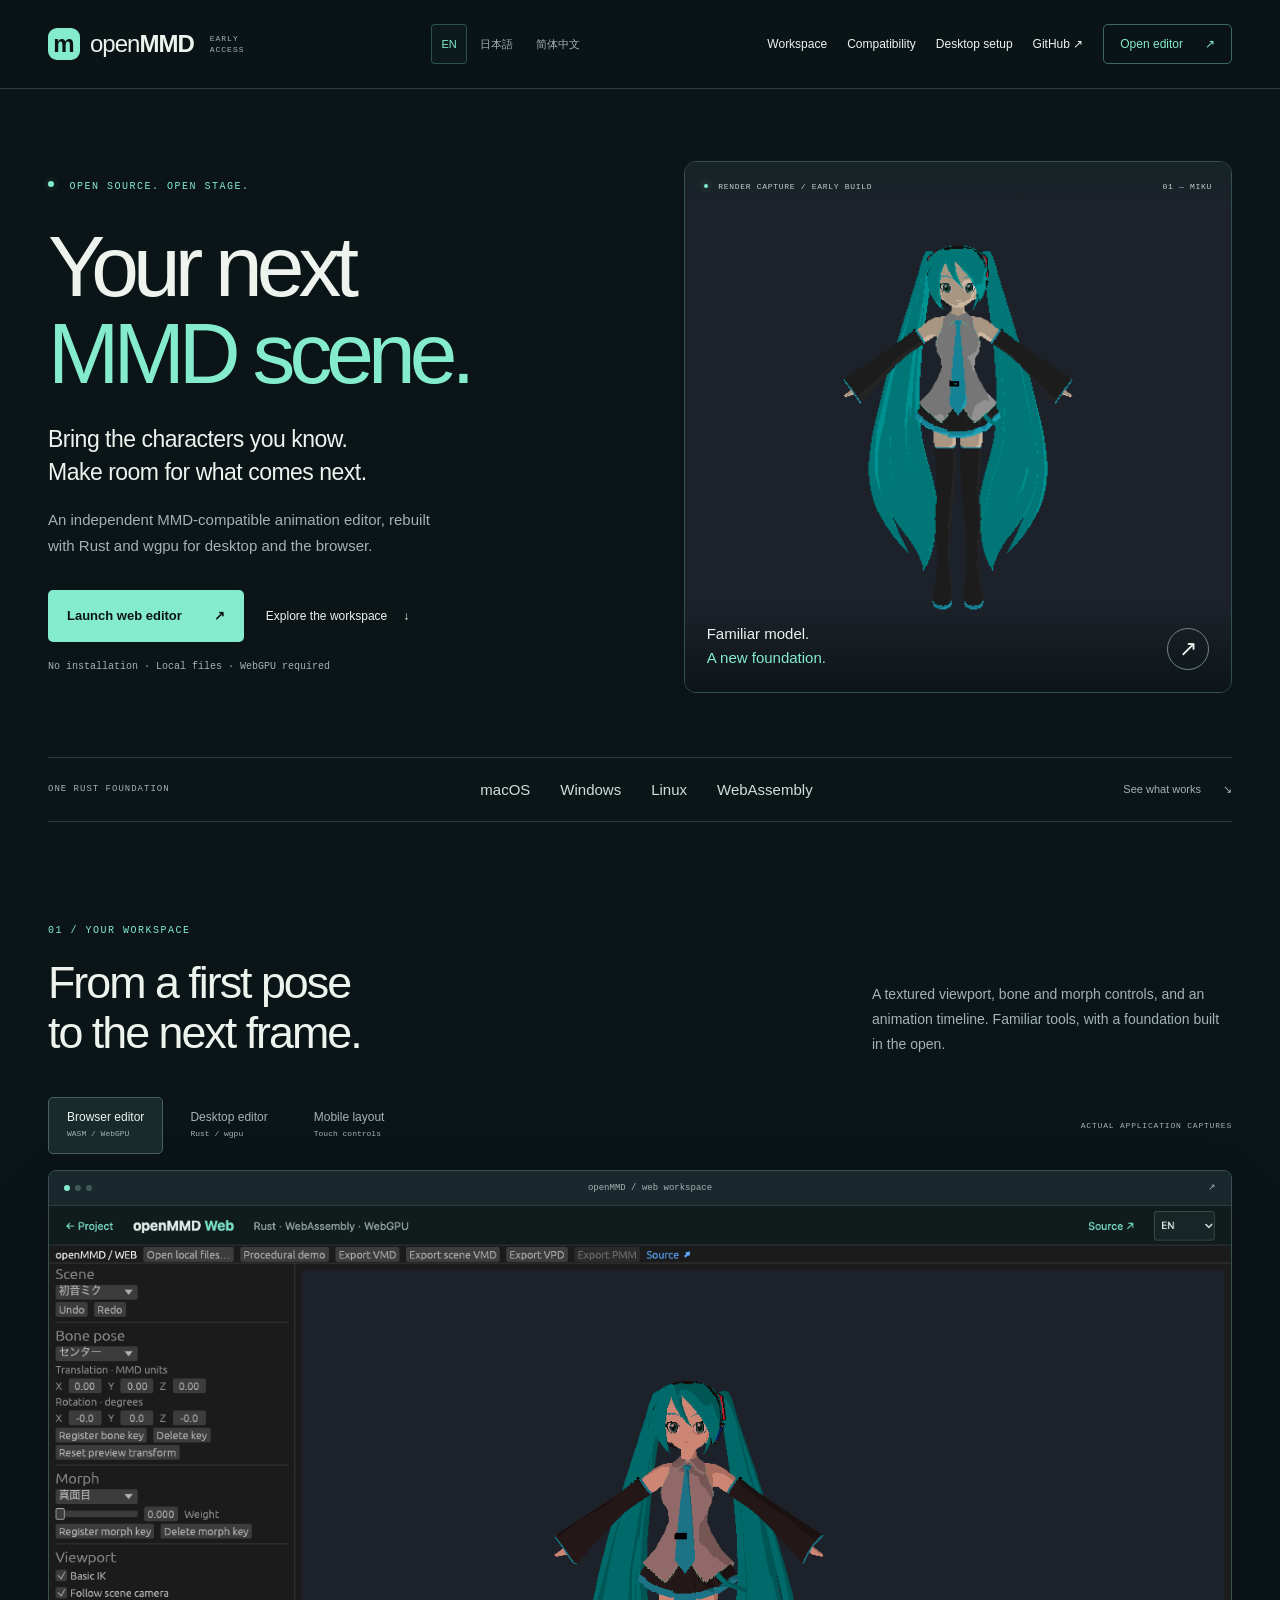
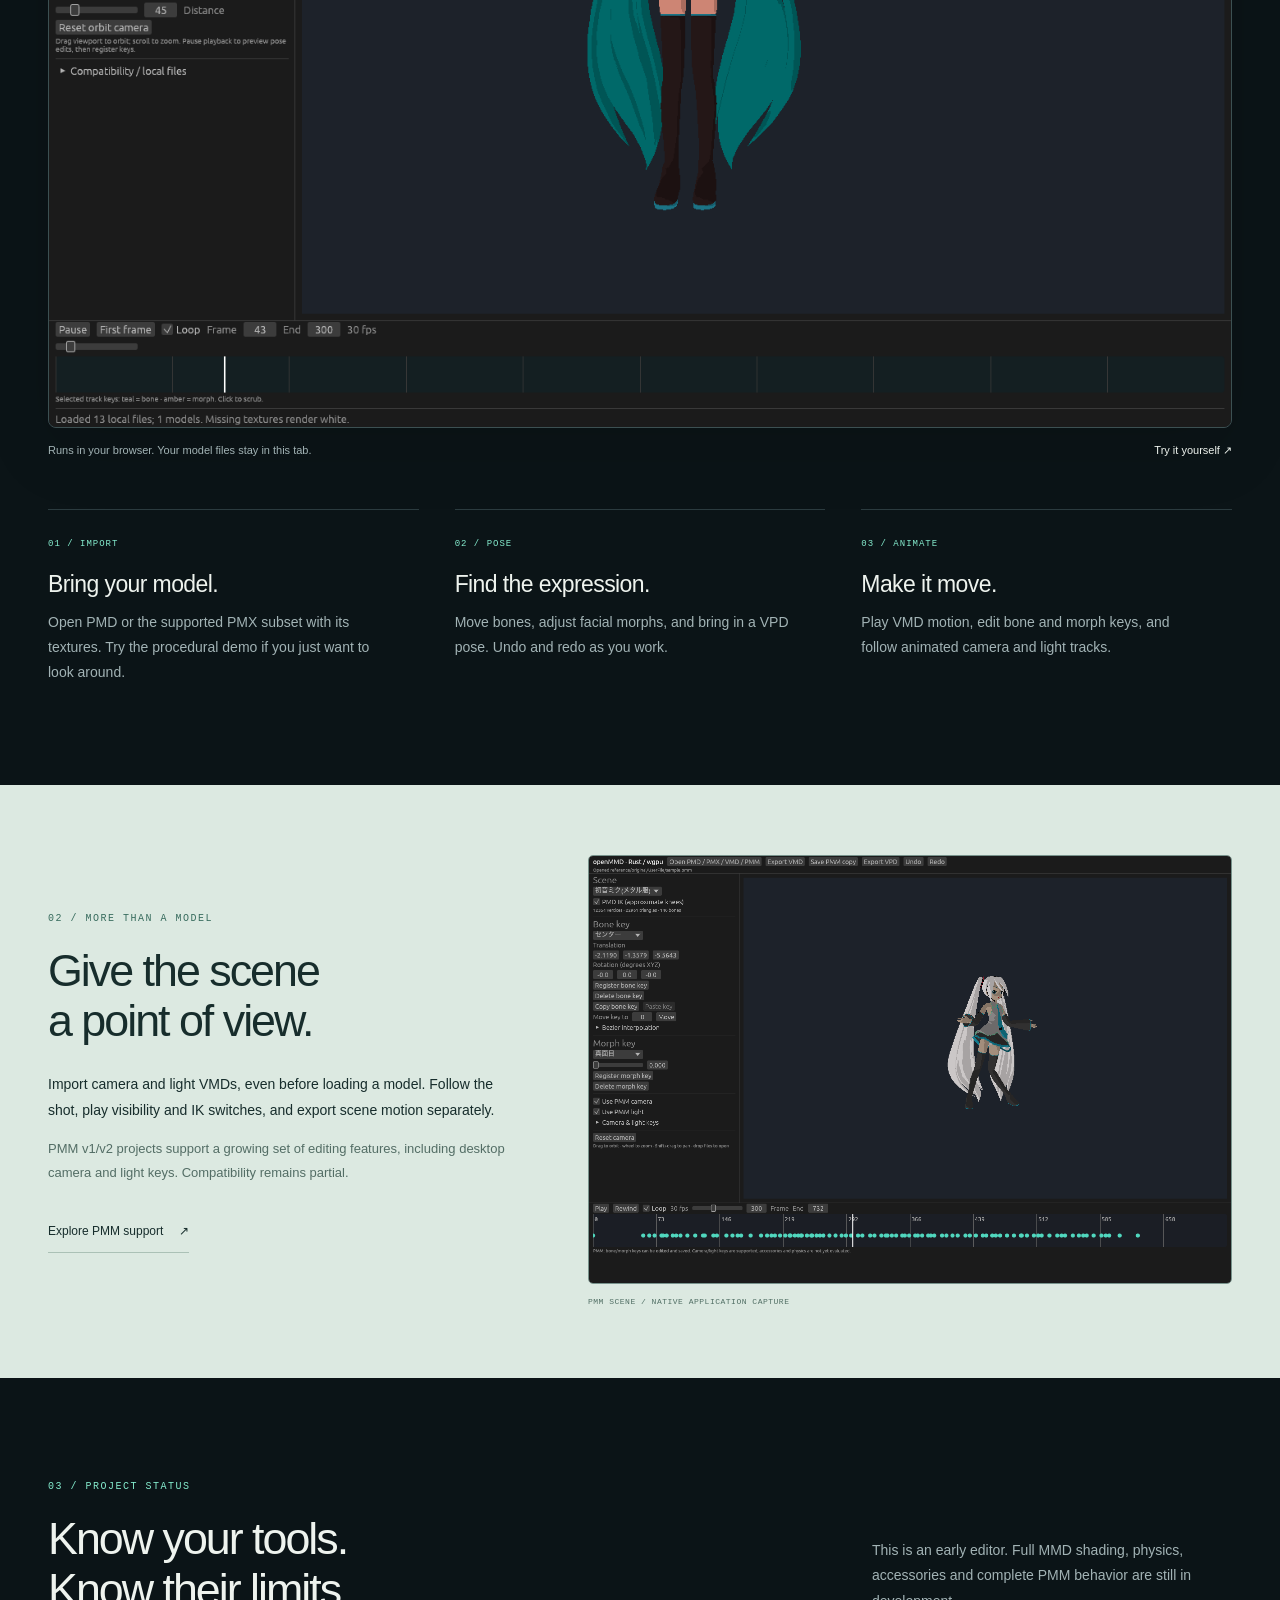
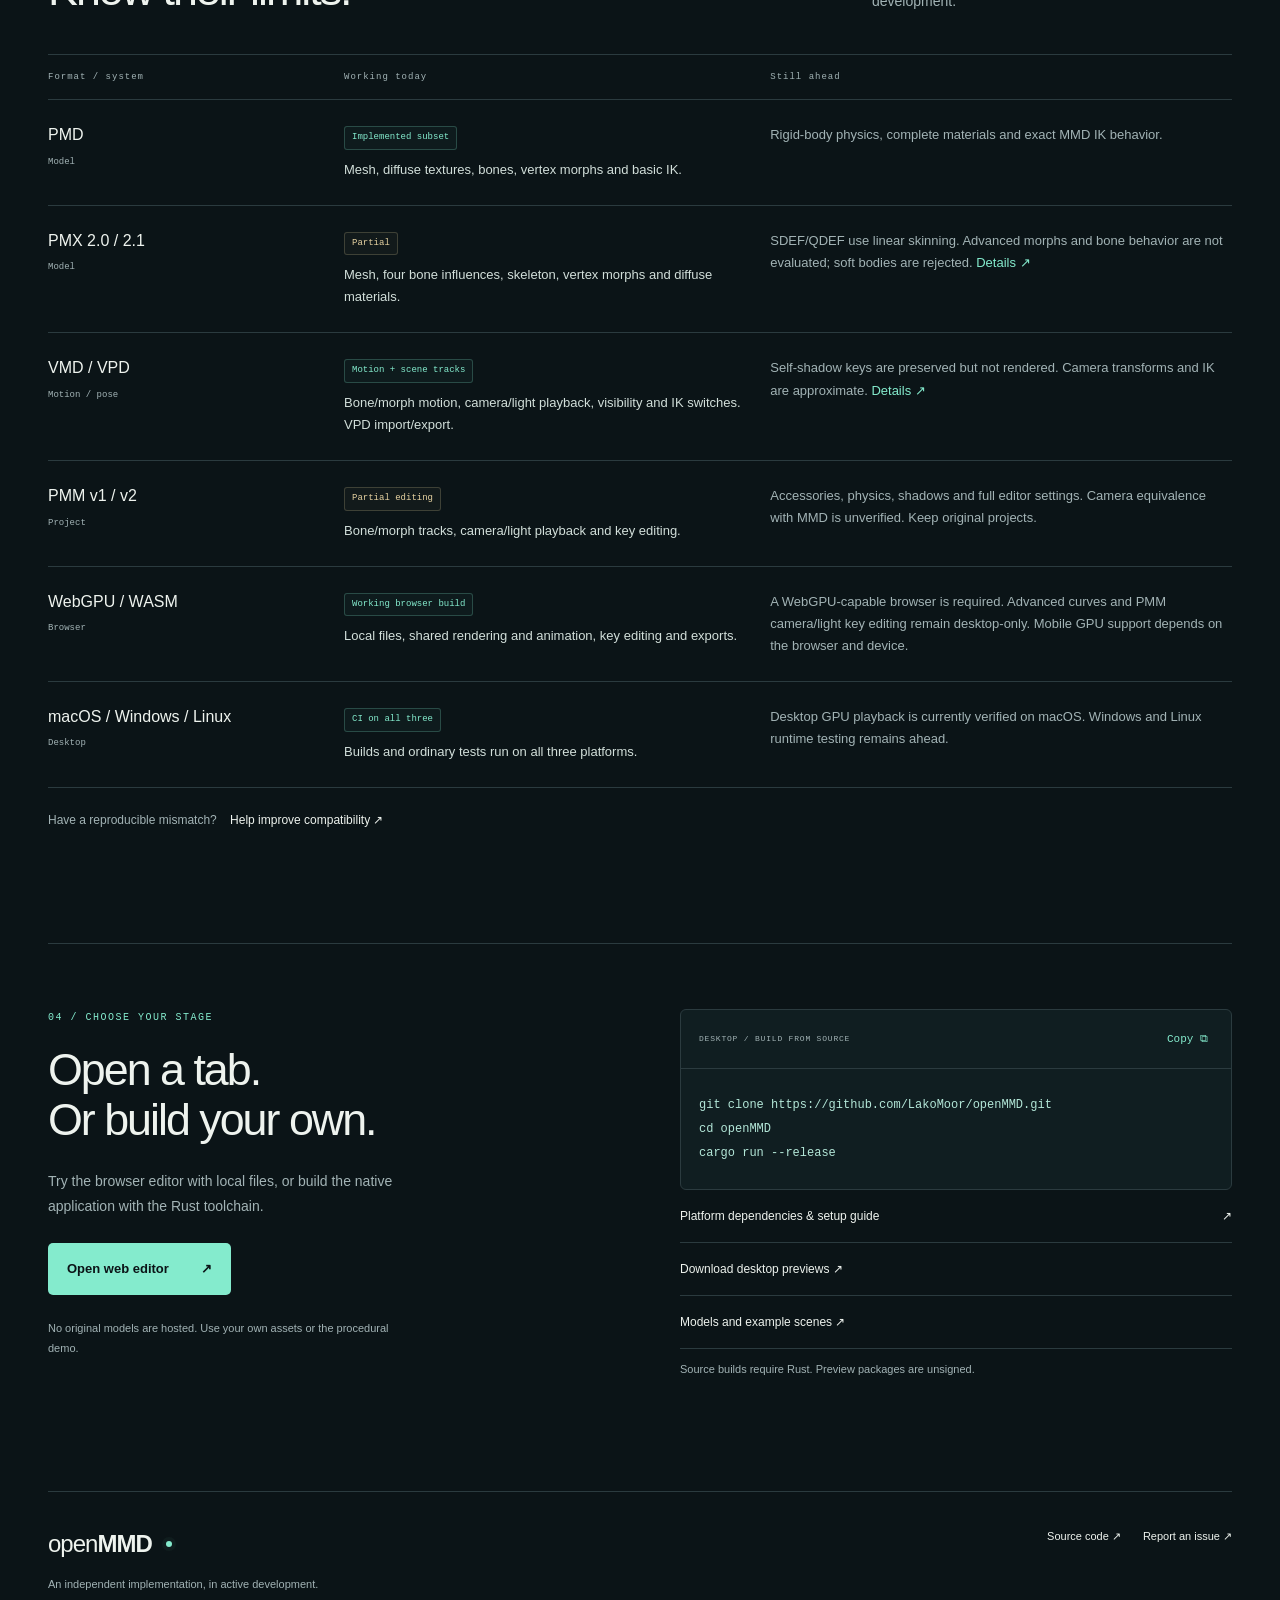
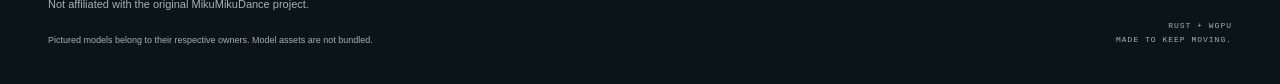
<file: site/index.html>
<!doctype html>
<html lang="en">
<head>
  <meta charset="utf-8">
  <meta name="viewport" content="width=device-width, initial-scale=1">
  <meta name="theme-color" content="#0b1417">
  <meta name="description" content="An independent, open-source MMD animation editor built with Rust and wgpu. Try the browser editor, explore desktop builds, and check format compatibility.">
  <meta property="og:title" content="openMMD — Your next MMD scene">
  <meta property="og:description" content="Familiar models. A new stage. An open-source editor for desktop and the browser, in active development.">
  <meta property="og:image" content="https://lakomoor.github.io/openMMD/assets/web.png">
  <meta property="og:type" content="website">
  <link rel="icon" href="data:image/svg+xml,%3Csvg xmlns='http://www.w3.org/2000/svg' viewBox='0 0 64 64'%3E%3Crect width='64' height='64' rx='16' fill='%230b1417'/%3E%3Cpath d='M13 44V21h9l10 13 10-13h9v23h-9V33L32 46 22 33v11z' fill='%2384ebcd'/%3E%3C/svg%3E">
  <title>openMMD — Your next MMD scene</title>
  <link rel="stylesheet" href="style.css">
  <script src="app.js" defer></script>


<!-- alternate-links --><link rel="alternate" hreflang="en" href="https://lakomoor.github.io/openMMD/"><link rel="alternate" hreflang="ja" href="https://lakomoor.github.io/openMMD/ja/"><link rel="alternate" hreflang="zh-Hans" href="https://lakomoor.github.io/openMMD/zh-Hans/"><!-- /alternate-links -->
</head>
<body>
  <a class="skip" href="#main">Skip to content</a>
  <header class="header">
    <div class="wrap header-inner">
      <a class="wordmark" href="#" aria-label="openMMD home"><span class="mark" aria-hidden="true">m</span>open<strong>MMD</strong><span class="alpha">EARLY ACCESS</span></a>
      <button class="menu-toggle" aria-expanded="false" aria-controls="main-nav" type="button">Menu <span aria-hidden="true">☰</span></button>
      <!-- language-links --><div class="languages" aria-label="Language"><a href="./" lang="en" hreflang="en" aria-current="page">EN</a><a href="./ja/" lang="ja" hreflang="ja">日本語</a><a href="./zh-Hans/" lang="zh-Hans" hreflang="zh-Hans">简体中文</a></div><!-- /language-links -->
      <nav id="main-nav" aria-label="Main navigation"><a href="#workspace">Workspace</a><a href="#compatibility">Compatibility</a><a href="#get-started">Desktop setup</a><a href="https://github.com/LakoMoor/openMMD">GitHub ↗</a><a class="nav-launch" href="app/">Open editor <span aria-hidden="true">↗</span></a></nav>
    </div>
  </header>
  <main id="main">
    <section class="hero wrap" aria-labelledby="hero-title">
      <div class="hero-copy">
        <p class="eyebrow"><span class="status-dot" aria-hidden="true"></span> OPEN SOURCE. OPEN STAGE.</p>
        <h1 id="hero-title">Your next<br><span>MMD scene.</span></h1>
        <p class="hero-description">Bring the characters you know.<br>Make room for what comes next.</p>
        <p class="hero-detail">An independent MMD-compatible animation editor, rebuilt with Rust and wgpu for desktop and the browser.</p>
        <div class="hero-actions"><a class="button primary" href="app/">Launch web editor <span aria-hidden="true">↗</span></a><a class="text-link" href="#workspace">Explore the workspace <span aria-hidden="true">↓</span></a></div>
        <p class="hero-note">No installation · Local files · WebGPU required</p>
      </div>
      <figure class="hero-stage">
        <div class="stage-top"><span><i class="status-dot" aria-hidden="true"></i> RENDER CAPTURE / EARLY BUILD</span><span>01 — MIKU</span></div>
        <a class="screenshot" href="assets/miku.png" data-caption="Actual wgpu render from openMMD. Model shown for demonstration; model assets are not bundled." aria-label="View the actual openMMD render"><img src="assets/miku.png" alt="Miku rendered by openMMD's Rust and wgpu renderer" width="1200" height="900" fetchpriority="high"></a>
        <figcaption><span>Familiar model.<br><strong>A new foundation.</strong></span><a href="app/" aria-label="Try openMMD Web">↗</a></figcaption>
      </figure>
    </section>
    <div class="platforms wrap"><p>ONE RUST FOUNDATION</p><div><span>macOS</span><span>Windows</span><span>Linux</span><span>WebAssembly</span></div><a href="#compatibility">See what works <span aria-hidden="true">↘</span></a></div>

    <section class="workspace wrap" id="workspace" aria-labelledby="workspace-title">
      <div class="section-heading"><div><p class="eyebrow">01 / YOUR WORKSPACE</p><h2 id="workspace-title">From a first pose<br>to the next frame.</h2></div><p>A textured viewport, bone and morph controls, and an animation timeline. Familiar tools, with a foundation built in the open.</p></div>
      <div class="preview-selector" role="group" aria-label="Choose workspace screenshot"><button type="button" data-preview="browser" aria-pressed="true">Browser editor <span>WASM / WebGPU</span></button><button type="button" data-preview="desktop" aria-pressed="false">Desktop editor <span>Rust / wgpu</span></button><button type="button" data-preview="mobile" aria-pressed="false">Mobile layout <span>Touch controls</span></button><span class="capture-label">ACTUAL APPLICATION CAPTURES</span></div>
      <figure class="workspace-capture" data-capture="browser"><a class="screenshot shot-main" href="assets/web.png" data-caption="openMMD Web with a locally loaded model and VMD scene camera and light tracks" aria-label="Enlarge the browser editor screenshot"><div class="window-bar" aria-hidden="true"><span class="window-dots"><i></i><i></i><i></i></span><span>openMMD / web workspace</span><span>↗</span></div><img src="assets/web.png" alt="Browser editor with a Miku model, bone and morph controls, and VMD playback" width="1440" height="1000" loading="lazy"></a><figcaption><span>Runs in your browser. Your model files stay in this tab.</span><a href="app/">Try it yourself ↗</a></figcaption></figure>
      <figure class="workspace-capture" data-capture="desktop"><a class="screenshot shot-main" href="assets/editor.png" data-caption="The native openMMD desktop editor running on macOS" aria-label="Enlarge the desktop editor screenshot"><div class="window-bar" aria-hidden="true"><span class="window-dots"><i></i><i></i><i></i></span><span>openMMD / desktop workspace</span><span>↗</span></div><img src="assets/editor.png" alt="Native openMMD editor with model controls and a keyframe timeline" width="1440" height="900" loading="lazy"></a><figcaption><span>Native application. Build from source on your platform.</span><a href="#get-started">Desktop setup ↓</a></figcaption></figure>
      <figure class="workspace-capture" data-capture="mobile"><a class="screenshot phone-capture" href="assets/web-mobile.png" data-caption="The responsive browser editor at 390 CSS pixels, with a locally loaded model. WebGPU availability depends on the device and browser." aria-label="Enlarge the mobile editor screenshot"><img src="assets/web-mobile.png" alt="Portrait openMMD editor with a full-width viewport and compact touch controls" width="390" height="844" loading="lazy"></a><figcaption><span>A full-width stage. Open Inspector for bones and morphs; Tools for exports.</span><a href="app/">Open the editor ↗</a></figcaption></figure>
      <div class="workflow-grid"><article><span class="step">01 / IMPORT</span><h3>Bring your model.</h3><p>Open PMD or the supported PMX subset with its textures. Try the procedural demo if you just want to look around.</p></article><article><span class="step">02 / POSE</span><h3>Find the expression.</h3><p>Move bones, adjust facial morphs, and bring in a VPD pose. Undo and redo as you work.</p></article><article><span class="step">03 / ANIMATE</span><h3>Make it move.</h3><p>Play VMD motion, edit bone and morph keys, and follow animated camera and light tracks.</p></article></div>
    </section>

    <section class="scene-section" aria-labelledby="scene-title"><div class="wrap scene-grid"><div class="scene-copy"><p class="eyebrow">02 / MORE THAN A MODEL</p><h2 id="scene-title">Give the scene<br>a point of view.</h2><p>Import camera and light VMDs, even before loading a model. Follow the shot, play visibility and IK switches, and export scene motion separately.</p><p class="muted">PMM v1/v2 projects support a growing set of editing features, including desktop camera and light keys. Compatibility remains partial.</p><a class="text-link" href="https://github.com/LakoMoor/openMMD/blob/main/docs/pmm.md">Explore PMM support <span aria-hidden="true">↗</span></a></div><figure><a class="screenshot" href="assets/scene.png" data-caption="PMM scene in openMMD with camera and light key controls" aria-label="Enlarge the PMM scene screenshot"><img src="assets/scene.png" alt="A PMM scene playing in openMMD with camera and lighting controls" width="1440" height="900" loading="lazy"></a><figcaption>PMM SCENE / NATIVE APPLICATION CAPTURE</figcaption></figure></div></section>

    <section class="compatibility wrap" id="compatibility" aria-labelledby="compatibility-title">
      <div class="section-heading"><div><p class="eyebrow">03 / PROJECT STATUS</p><h2 id="compatibility-title">Know your tools.<br>Know their limits.</h2></div><p>This is an early editor. Full MMD shading, physics, accessories and complete PMM behavior are still in development.</p></div>
      <table><caption class="sr-only">Current file format support and limitations</caption><thead><tr><th scope="col">Format / system</th><th scope="col">Working today</th><th scope="col">Still ahead</th></tr></thead><tbody>
        <tr><th scope="row"><span class="format">PMD</span><span class="format-note">Model</span></th><td><span class="state">Implemented subset</span><p>Mesh, diffuse textures, bones, vertex morphs and basic IK.</p></td><td data-limit-label="Still ahead">Rigid-body physics, complete materials and exact MMD IK behavior.</td></tr>
        <tr><th scope="row"><span class="format">PMX 2.0 / 2.1</span><span class="format-note">Model</span></th><td><span class="state partial">Partial</span><p>Mesh, four bone influences, skeleton, vertex morphs and diffuse materials.</p></td><td data-limit-label="Still ahead">SDEF/QDEF use linear skinning. Advanced morphs and bone behavior are not evaluated; soft bodies are rejected. <a href="https://github.com/LakoMoor/openMMD/blob/main/docs/pmx.md">Details ↗</a></td></tr>
        <tr><th scope="row"><span class="format">VMD / VPD</span><span class="format-note">Motion / pose</span></th><td><span class="state">Motion + scene tracks</span><p>Bone/morph motion, camera/light playback, visibility and IK switches. VPD import/export.</p></td><td data-limit-label="Still ahead">Self-shadow keys are preserved but not rendered. Camera transforms and IK are approximate. <a href="https://github.com/LakoMoor/openMMD/blob/main/docs/vmd.md">Details ↗</a></td></tr>
        <tr><th scope="row"><span class="format">PMM v1 / v2</span><span class="format-note">Project</span></th><td><span class="state partial">Partial editing</span><p>Bone/morph tracks, camera/light playback and key editing.</p></td><td data-limit-label="Still ahead">Accessories, physics, shadows and full editor settings. Camera equivalence with MMD is unverified. Keep original projects.</td></tr>
        <tr><th scope="row"><span class="format">WebGPU / WASM</span><span class="format-note">Browser</span></th><td><span class="state">Working browser build</span><p>Local files, shared rendering and animation, key editing and exports.</p></td><td data-limit-label="Still ahead">A WebGPU-capable browser is required. Advanced curves and PMM camera/light key editing remain desktop-only. Mobile GPU support depends on the browser and device.</td></tr>
        <tr><th scope="row"><span class="format">macOS / Windows / Linux</span><span class="format-note">Desktop</span></th><td><span class="state">CI on all three</span><p>Builds and ordinary tests run on all three platforms.</p></td><td data-limit-label="Still ahead">Desktop GPU playback is currently verified on macOS. Windows and Linux runtime testing remains ahead.</td></tr>
      </tbody></table>
      <p class="compatibility-footnote">Have a reproducible mismatch? <a href="https://github.com/LakoMoor/openMMD/issues">Help improve compatibility ↗</a></p>
    </section>

    <section class="start-section wrap" id="get-started" aria-labelledby="start-title"><div class="start-copy"><p class="eyebrow">04 / CHOOSE YOUR STAGE</p><h2 id="start-title">Open a tab.<br>Or build your own.</h2><p>Try the browser editor with local files, or build the native application with the Rust toolchain.</p><a class="button primary" href="app/">Open web editor <span aria-hidden="true">↗</span></a><p class="small-note">No original models are hosted. Use your own assets or the procedural demo.</p></div><div class="desktop-setup"><div class="terminal"><div class="terminal-label"><span>DESKTOP / BUILD FROM SOURCE</span><button class="copy-button" type="button" data-copy aria-label="Copy setup commands">Copy ⧉</button></div><pre><code id="setup-commands">git clone https://github.com/LakoMoor/openMMD.git
cd openMMD
cargo run --release</code></pre><span class="copy-status" role="status" aria-live="polite"></span></div><a class="setup-link" href="https://github.com/LakoMoor/openMMD#readme">Platform dependencies &amp; setup guide <span aria-hidden="true">↗</span></a><a class="setup-link" href="https://github.com/LakoMoor/openMMD/releases">Download desktop previews ↗</a><a class="setup-link" href="https://github.com/LakoMoor/openMMD/tree/main/examples">Models and example scenes ↗</a><p class="small-note">Source builds require Rust. Preview packages are unsigned.</p></div></section>
  </main>
  <footer class="footer wrap"><div><a class="wordmark" href="#">open<strong>MMD</strong><span class="status-dot" aria-hidden="true"></span></a><p>An independent implementation, in active development.<br>Not affiliated with the original MikuMikuDance project.</p><p class="small-note">Pictured models belong to their respective owners. Model assets are not bundled.</p></div><div class="footer-right"><a href="https://github.com/LakoMoor/openMMD">Source code ↗</a><a href="https://github.com/LakoMoor/openMMD/issues">Report an issue ↗</a><span>RUST + WGPU<br>MADE TO KEEP MOVING.</span></div></footer>
  <dialog class="lightbox" aria-labelledby="lightbox-caption"><button class="lightbox-close" type="button" aria-label="Close screenshot">Close <span aria-hidden="true">×</span></button><img alt=""><p id="lightbox-caption"></p></dialog>
</body>
</html>
</file>
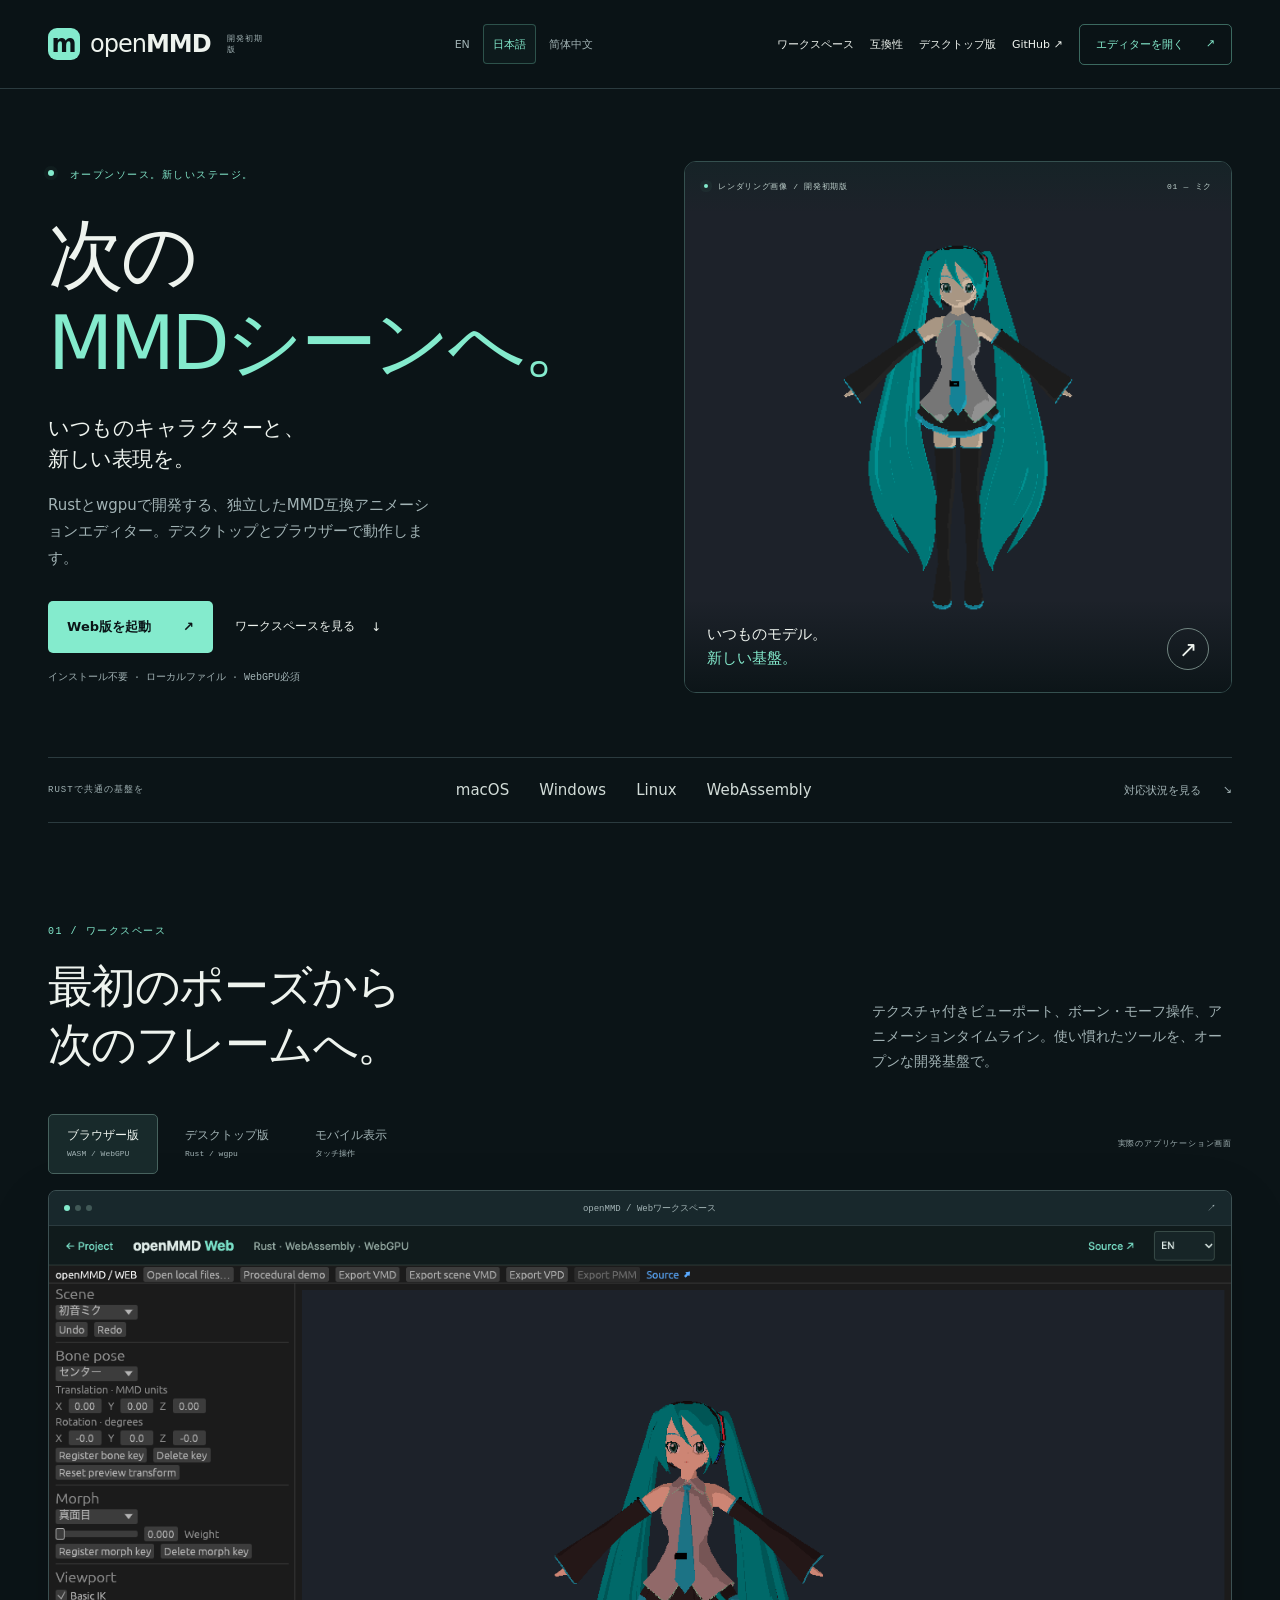
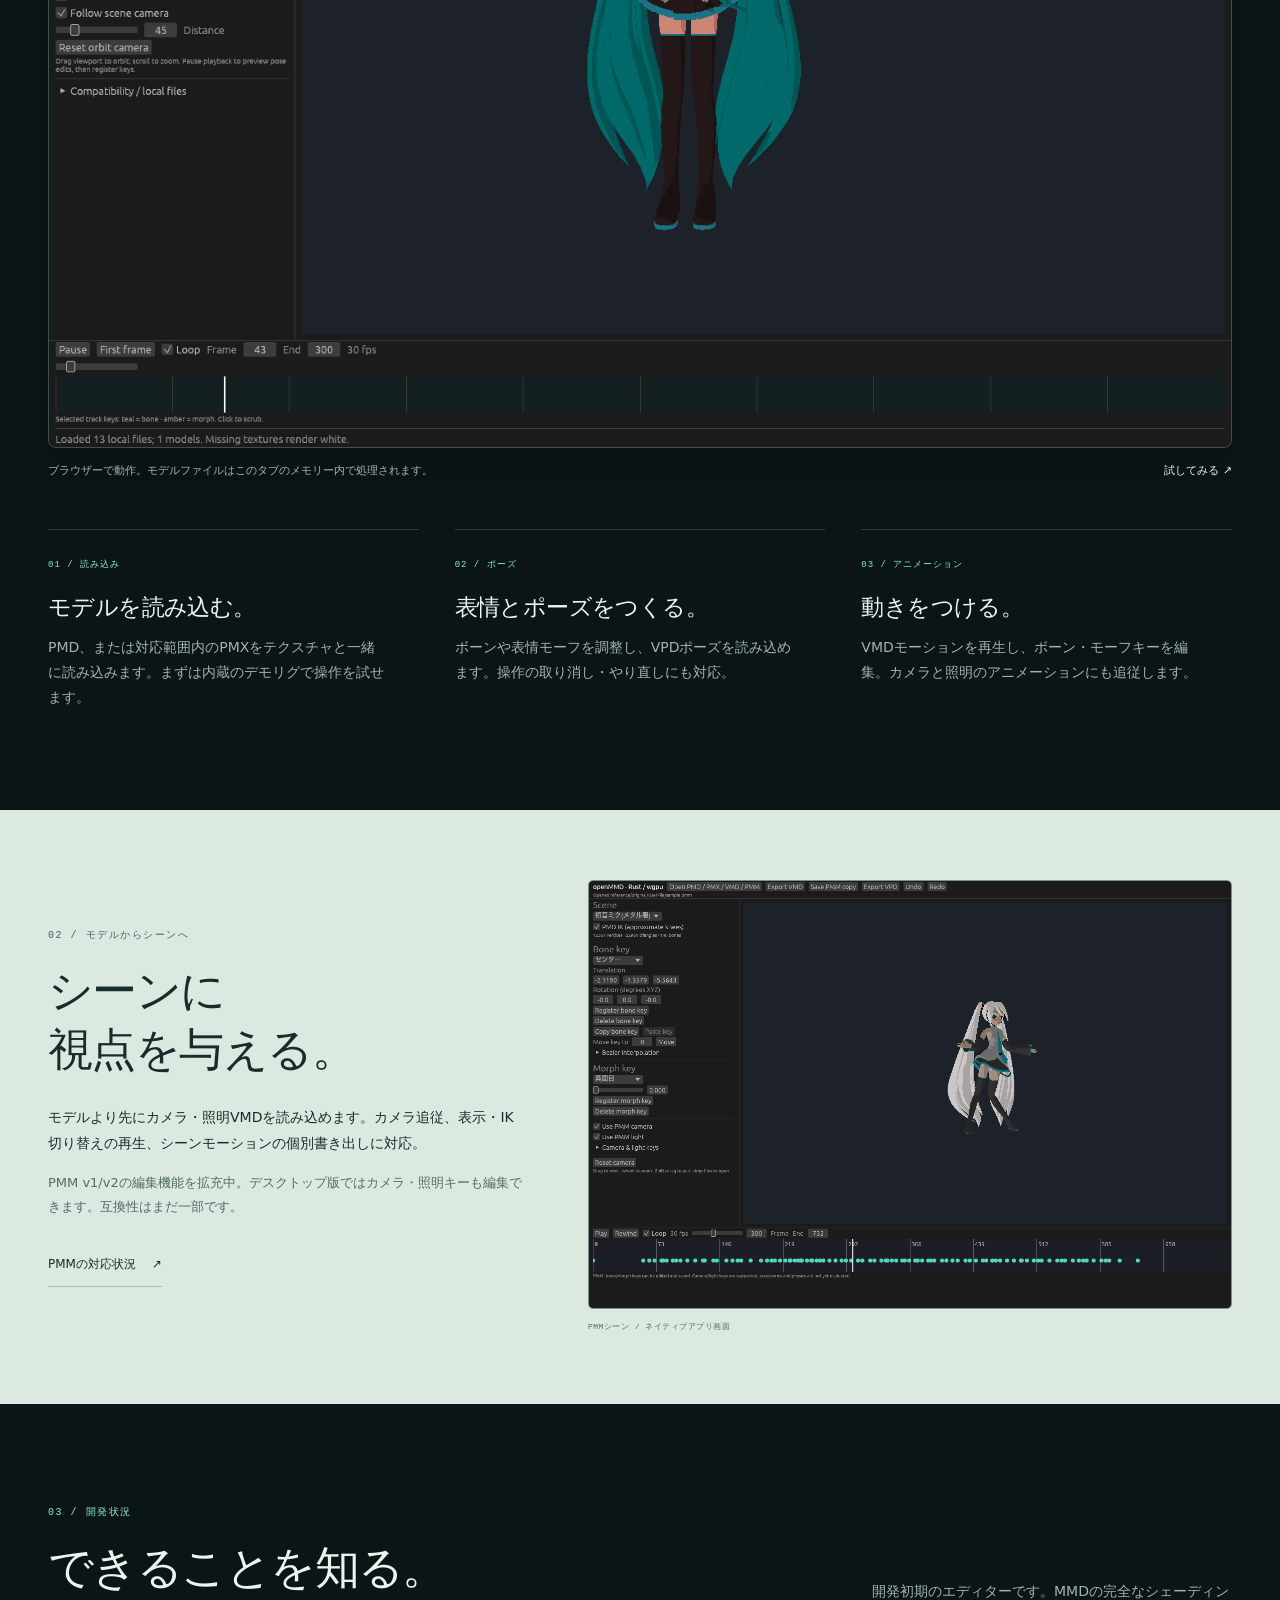
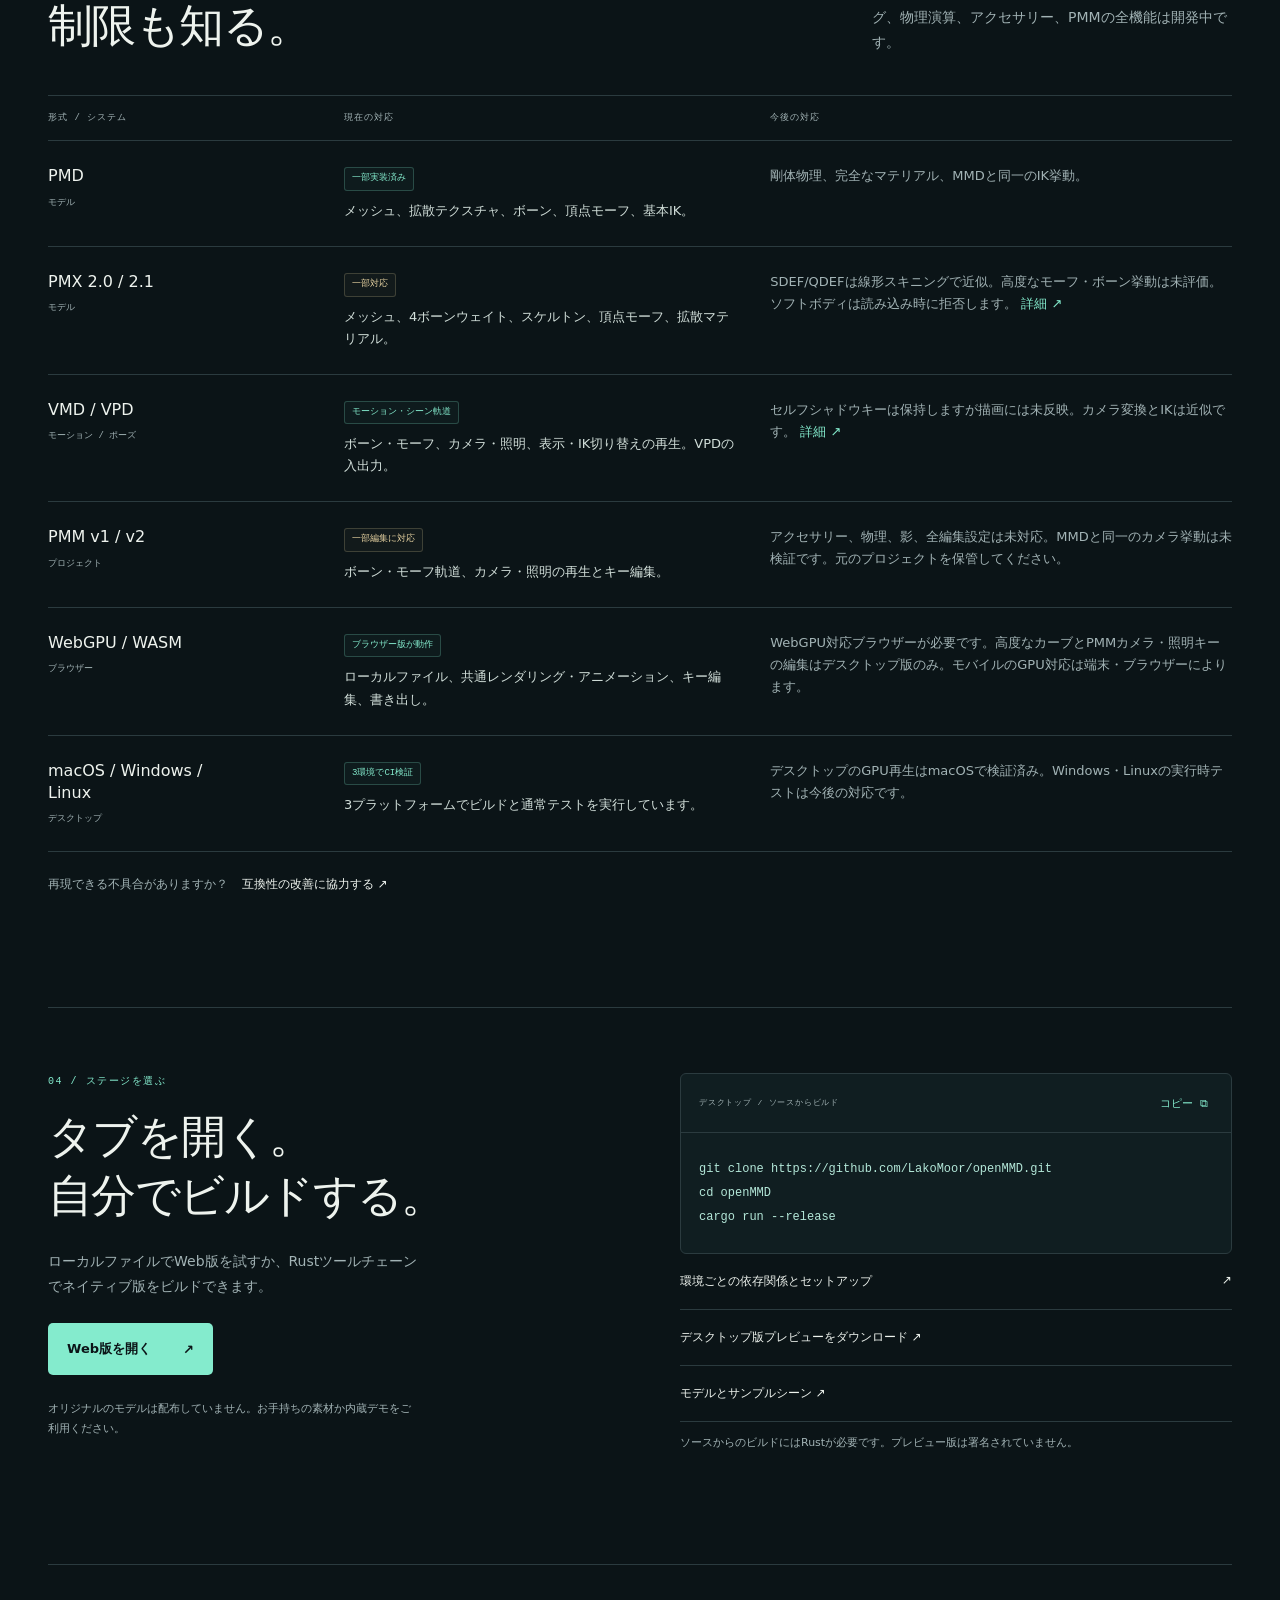
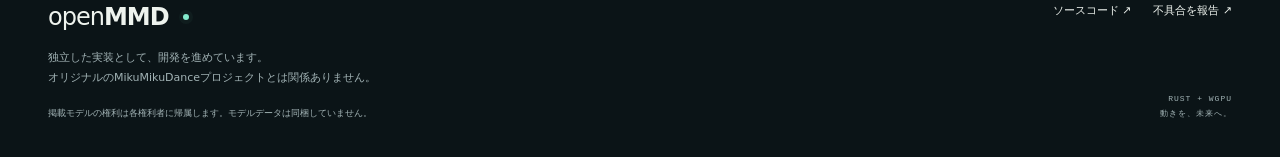
<file: site/ja/index.html>
<!doctype html>
<html lang="ja">
<head>
  <meta charset="utf-8">
  <meta name="viewport" content="width=device-width, initial-scale=1">
  <meta name="theme-color" content="#0b1417">
  <meta name="description" content="Rustとwgpuで開発する独立したオープンソースのMMDアニメーションエディター。Web版、デスクトップ版、形式の対応状況をご覧ください。">
  <meta property="og:title" content="openMMD — 次のMMDシーンへ">
  <meta property="og:description" content="いつものモデルで、新しいステージへ。開発中のオープンソースエディター。">
  <meta property="og:image" content="https://lakomoor.github.io/openMMD/assets/web.png">
  <meta property="og:type" content="website">
  <link rel="icon" href="data:image/svg+xml,%3Csvg xmlns='http://www.w3.org/2000/svg' viewBox='0 0 64 64'%3E%3Crect width='64' height='64' rx='16' fill='%230b1417'/%3E%3Cpath d='M13 44V21h9l10 13 10-13h9v23h-9V33L32 46 22 33v11z' fill='%2384ebcd'/%3E%3C/svg%3E">
  <title>openMMD — 次のMMDシーンへ</title>
  <link rel="stylesheet" href="../style.css">
  <script src="../app.js" defer></script>


<!-- alternate-links --><link rel="alternate" hreflang="en" href="https://lakomoor.github.io/openMMD/"><link rel="alternate" hreflang="ja" href="https://lakomoor.github.io/openMMD/ja/"><link rel="alternate" hreflang="zh-Hans" href="https://lakomoor.github.io/openMMD/zh-Hans/"><!-- /alternate-links -->
</head>
<body>
  <a class="skip" href="#main">本文へスキップ</a>
  <header class="header">
    <div class="wrap header-inner">
      <a class="wordmark" href="#" aria-label="openMMD ホーム"><span class="mark" aria-hidden="true">m</span>open<strong>MMD</strong><span class="alpha">開発初期版</span></a>
      <button class="menu-toggle" aria-expanded="false" aria-controls="main-nav" type="button">メニュー <span aria-hidden="true">☰</span></button>
      <!-- language-links --><div class="languages" aria-label="言語"><a href="../" lang="en" hreflang="en">EN</a><a href="../ja/" lang="ja" hreflang="ja" aria-current="page">日本語</a><a href="../zh-Hans/" lang="zh-Hans" hreflang="zh-Hans">简体中文</a></div><!-- /language-links -->
      <nav id="main-nav" aria-label="メインナビゲーション"><a href="#workspace">ワークスペース</a><a href="#compatibility">互換性</a><a href="#get-started">デスクトップ版</a><a href="https://github.com/LakoMoor/openMMD">GitHub ↗</a><a class="nav-launch" href="../app/?lang=ja">エディターを開く <span aria-hidden="true">↗</span></a></nav>
    </div>
  </header>
  <main id="main">
    <section class="hero wrap" aria-labelledby="hero-title">
      <div class="hero-copy">
        <p class="eyebrow"><span class="status-dot" aria-hidden="true"></span> オープンソース。新しいステージ。</p>
        <h1 id="hero-title">次の<br><span>MMDシーンへ。</span></h1>
        <p class="hero-description">いつものキャラクターと、<br>新しい表現を。</p>
        <p class="hero-detail">Rustとwgpuで開発する、独立したMMD互換アニメーションエディター。デスクトップとブラウザーで動作します。</p>
        <div class="hero-actions"><a class="button primary" href="../app/?lang=ja">Web版を起動 <span aria-hidden="true">↗</span></a><a class="text-link" href="#workspace">ワークスペースを見る <span aria-hidden="true">↓</span></a></div>
        <p class="hero-note">インストール不要 · ローカルファイル · WebGPU必須</p>
      </div>
      <figure class="hero-stage">
        <div class="stage-top"><span><i class="status-dot" aria-hidden="true"></i> レンダリング画像 / 開発初期版</span><span>01 — ミク</span></div>
        <a class="screenshot" href="../assets/miku.png" data-caption="openMMDのwgpuによる実際の描画。モデルはデモ用で、データは同梱していません。" aria-label="openMMDの実際の描画を見る"><img src="../assets/miku.png" alt="openMMDのRust・wgpuレンダラーで描画したミク" width="1200" height="900" fetchpriority="high"></a>
        <figcaption><span>いつものモデル。<br><strong>新しい基盤。</strong></span><a href="../app/?lang=ja" aria-label="openMMD Webを試す">↗</a></figcaption>
      </figure>
    </section>
    <div class="platforms wrap"><p>RUSTで共通の基盤を</p><div><span>macOS</span><span>Windows</span><span>Linux</span><span>WebAssembly</span></div><a href="#compatibility">対応状況を見る <span aria-hidden="true">↘</span></a></div>

    <section class="workspace wrap" id="workspace" aria-labelledby="workspace-title">
      <div class="section-heading"><div><p class="eyebrow">01 / ワークスペース</p><h2 id="workspace-title">最初のポーズから<br>次のフレームへ。</h2></div><p>テクスチャ付きビューポート、ボーン・モーフ操作、アニメーションタイムライン。使い慣れたツールを、オープンな開発基盤で。</p></div>
      <div class="preview-selector" role="group" aria-label="ワークスペースの画像を選択"><button type="button" data-preview="browser" aria-pressed="true">ブラウザー版 <span>WASM / WebGPU</span></button><button type="button" data-preview="desktop" aria-pressed="false">デスクトップ版 <span>Rust / wgpu</span></button><button type="button" data-preview="mobile" aria-pressed="false">モバイル表示 <span>タッチ操作</span></button><span class="capture-label">実際のアプリケーション画面</span></div>
      <figure class="workspace-capture" data-capture="browser"><a class="screenshot shot-main" href="../assets/web.png" data-caption="ローカルモデルとVMDカメラ・照明軌道を読み込んだopenMMD Web" aria-label="ブラウザー版の画像を拡大"><div class="window-bar" aria-hidden="true"><span class="window-dots"><i></i><i></i><i></i></span><span>openMMD / Webワークスペース</span><span>↗</span></div><img src="../assets/web.png" alt="ミクのモデル、ボーン・モーフ操作、VMD再生を表示するブラウザー版" width="1440" height="1000" loading="lazy"></a><figcaption><span>ブラウザーで動作。モデルファイルはこのタブのメモリー内で処理されます。</span><a href="../app/?lang=ja">試してみる ↗</a></figcaption></figure>
      <figure class="workspace-capture" data-capture="desktop"><a class="screenshot shot-main" href="../assets/editor.png" data-caption="macOSで動作するopenMMDデスクトップ版" aria-label="デスクトップ版の画像を拡大"><div class="window-bar" aria-hidden="true"><span class="window-dots"><i></i><i></i><i></i></span><span>openMMD / デスクトップワークスペース</span><span>↗</span></div><img src="../assets/editor.png" alt="モデル操作とキータイムラインを表示するopenMMDネイティブ版" width="1440" height="900" loading="lazy"></a><figcaption><span>ネイティブアプリ。ご利用の環境でソースからビルドできます。</span><a href="#get-started">デスクトップ版の準備 ↓</a></figcaption></figure>
      <figure class="workspace-capture" data-capture="mobile"><a class="screenshot phone-capture" href="../assets/web-mobile.png" data-caption="幅390 CSSピクセルでローカルモデルを表示したブラウザー版。WebGPUの利用可否は端末・ブラウザーによります。" aria-label="モバイル表示の画像を拡大"><img src="../assets/web-mobile.png" alt="画面幅を活かしたビューポートとタッチ操作を備える縦画面のopenMMD" width="390" height="844" loading="lazy"></a><figcaption><span>画面幅を活かすステージ。ボーン・モーフは「インスペクター」、書き出しは「ツール」から。</span><a href="../app/?lang=ja">エディターを開く ↗</a></figcaption></figure>
      <div class="workflow-grid"><article><span class="step">01 / 読み込み</span><h3>モデルを読み込む。</h3><p>PMD、または対応範囲内のPMXをテクスチャと一緒に読み込みます。まずは内蔵のデモリグで操作を試せます。</p></article><article><span class="step">02 / ポーズ</span><h3>表情とポーズをつくる。</h3><p>ボーンや表情モーフを調整し、VPDポーズを読み込めます。操作の取り消し・やり直しにも対応。</p></article><article><span class="step">03 / アニメーション</span><h3>動きをつける。</h3><p>VMDモーションを再生し、ボーン・モーフキーを編集。カメラと照明のアニメーションにも追従します。</p></article></div>
    </section>

    <section class="scene-section" aria-labelledby="scene-title"><div class="wrap scene-grid"><div class="scene-copy"><p class="eyebrow">02 / モデルからシーンへ</p><h2 id="scene-title">シーンに<br>視点を与える。</h2><p>モデルより先にカメラ・照明VMDを読み込めます。カメラ追従、表示・IK切り替えの再生、シーンモーションの個別書き出しに対応。</p><p class="muted">PMM v1/v2の編集機能を拡充中。デスクトップ版ではカメラ・照明キーも編集できます。互換性はまだ一部です。</p><a class="text-link" href="https://github.com/LakoMoor/openMMD/blob/main/docs/pmm.md">PMMの対応状況 <span aria-hidden="true">↗</span></a></div><figure><a class="screenshot" href="../assets/scene.png" data-caption="カメラ・照明キーを操作するopenMMDのPMMシーン" aria-label="PMMシーンの画像を拡大"><img src="../assets/scene.png" alt="カメラ・照明操作付きでPMMシーンを再生するopenMMD" width="1440" height="900" loading="lazy"></a><figcaption>PMMシーン / ネイティブアプリ画面</figcaption></figure></div></section>

    <section class="compatibility wrap" id="compatibility" aria-labelledby="compatibility-title">
      <div class="section-heading"><div><p class="eyebrow">03 / 開発状況</p><h2 id="compatibility-title">できることを知る。<br>制限も知る。</h2></div><p>開発初期のエディターです。MMDの完全なシェーディング、物理演算、アクセサリー、PMMの全機能は開発中です。</p></div>
      <table><caption class="sr-only">現在のファイル形式対応と制限</caption><thead><tr><th scope="col">形式 / システム</th><th scope="col">現在の対応</th><th scope="col">今後の対応</th></tr></thead><tbody>
        <tr><th scope="row"><span class="format">PMD</span><span class="format-note">モデル</span></th><td><span class="state">一部実装済み</span><p>メッシュ、拡散テクスチャ、ボーン、頂点モーフ、基本IK。</p></td><td data-limit-label="今後の対応">剛体物理、完全なマテリアル、MMDと同一のIK挙動。</td></tr>
        <tr><th scope="row"><span class="format">PMX 2.0 / 2.1</span><span class="format-note">モデル</span></th><td><span class="state partial">一部対応</span><p>メッシュ、4ボーンウェイト、スケルトン、頂点モーフ、拡散マテリアル。</p></td><td data-limit-label="今後の対応">SDEF/QDEFは線形スキニングで近似。高度なモーフ・ボーン挙動は未評価。ソフトボディは読み込み時に拒否します。 <a href="https://github.com/LakoMoor/openMMD/blob/main/docs/pmx.md">詳細 ↗</a></td></tr>
        <tr><th scope="row"><span class="format">VMD / VPD</span><span class="format-note">モーション / ポーズ</span></th><td><span class="state">モーション・シーン軌道</span><p>ボーン・モーフ、カメラ・照明、表示・IK切り替えの再生。VPDの入出力。</p></td><td data-limit-label="今後の対応">セルフシャドウキーは保持しますが描画には未反映。カメラ変換とIKは近似です。 <a href="https://github.com/LakoMoor/openMMD/blob/main/docs/vmd.md">詳細 ↗</a></td></tr>
        <tr><th scope="row"><span class="format">PMM v1 / v2</span><span class="format-note">プロジェクト</span></th><td><span class="state partial">一部編集に対応</span><p>ボーン・モーフ軌道、カメラ・照明の再生とキー編集。</p></td><td data-limit-label="今後の対応">アクセサリー、物理、影、全編集設定は未対応。MMDと同一のカメラ挙動は未検証です。元のプロジェクトを保管してください。</td></tr>
        <tr><th scope="row"><span class="format">WebGPU / WASM</span><span class="format-note">ブラウザー</span></th><td><span class="state">ブラウザー版が動作</span><p>ローカルファイル、共通レンダリング・アニメーション、キー編集、書き出し。</p></td><td data-limit-label="今後の対応">WebGPU対応ブラウザーが必要です。高度なカーブとPMMカメラ・照明キーの編集はデスクトップ版のみ。モバイルのGPU対応は端末・ブラウザーによります。</td></tr>
        <tr><th scope="row"><span class="format">macOS / Windows / Linux</span><span class="format-note">デスクトップ</span></th><td><span class="state">3環境でCI検証</span><p>3プラットフォームでビルドと通常テストを実行しています。</p></td><td data-limit-label="今後の対応">デスクトップのGPU再生はmacOSで検証済み。Windows・Linuxの実行時テストは今後の対応です。</td></tr>
      </tbody></table>
      <p class="compatibility-footnote">再現できる不具合がありますか？ <a href="https://github.com/LakoMoor/openMMD/issues">互換性の改善に協力する ↗</a></p>
    </section>

    <section class="start-section wrap" id="get-started" aria-labelledby="start-title"><div class="start-copy"><p class="eyebrow">04 / ステージを選ぶ</p><h2 id="start-title">タブを開く。<br>自分でビルドする。</h2><p>ローカルファイルでWeb版を試すか、Rustツールチェーンでネイティブ版をビルドできます。</p><a class="button primary" href="../app/?lang=ja">Web版を開く <span aria-hidden="true">↗</span></a><p class="small-note">オリジナルのモデルは配布していません。お手持ちの素材か内蔵デモをご利用ください。</p></div><div class="desktop-setup"><div class="terminal"><div class="terminal-label"><span>デスクトップ / ソースからビルド</span><button class="copy-button" type="button" data-copy aria-label="セットアップコマンドをコピー">コピー ⧉</button></div><pre><code id="setup-commands">git clone https://github.com/LakoMoor/openMMD.git
cd openMMD
cargo run --release</code></pre><span class="copy-status" role="status" aria-live="polite"></span></div><a class="setup-link" href="https://github.com/LakoMoor/openMMD#readme">環境ごとの依存関係とセットアップ <span aria-hidden="true">↗</span></a><a class="setup-link" href="https://github.com/LakoMoor/openMMD/releases">デスクトップ版プレビューをダウンロード ↗</a><a class="setup-link" href="https://github.com/LakoMoor/openMMD/tree/main/examples">モデルとサンプルシーン ↗</a><p class="small-note">ソースからのビルドにはRustが必要です。プレビュー版は署名されていません。</p></div></section>
  </main>
  <footer class="footer wrap"><div><a class="wordmark" href="#">open<strong>MMD</strong><span class="status-dot" aria-hidden="true"></span></a><p>独立した実装として、開発を進めています。<br>オリジナルのMikuMikuDanceプロジェクトとは関係ありません。</p><p class="small-note">掲載モデルの権利は各権利者に帰属します。モデルデータは同梱していません。</p></div><div class="footer-right"><a href="https://github.com/LakoMoor/openMMD">ソースコード ↗</a><a href="https://github.com/LakoMoor/openMMD/issues">不具合を報告 ↗</a><span>RUST + WGPU<br>動きを、未来へ。</span></div></footer>
  <dialog class="lightbox" aria-labelledby="lightbox-caption"><button class="lightbox-close" type="button" aria-label="画像を閉じる">閉じる <span aria-hidden="true">×</span></button><img alt=""><p id="lightbox-caption"></p></dialog>
</body>
</html>
</file>
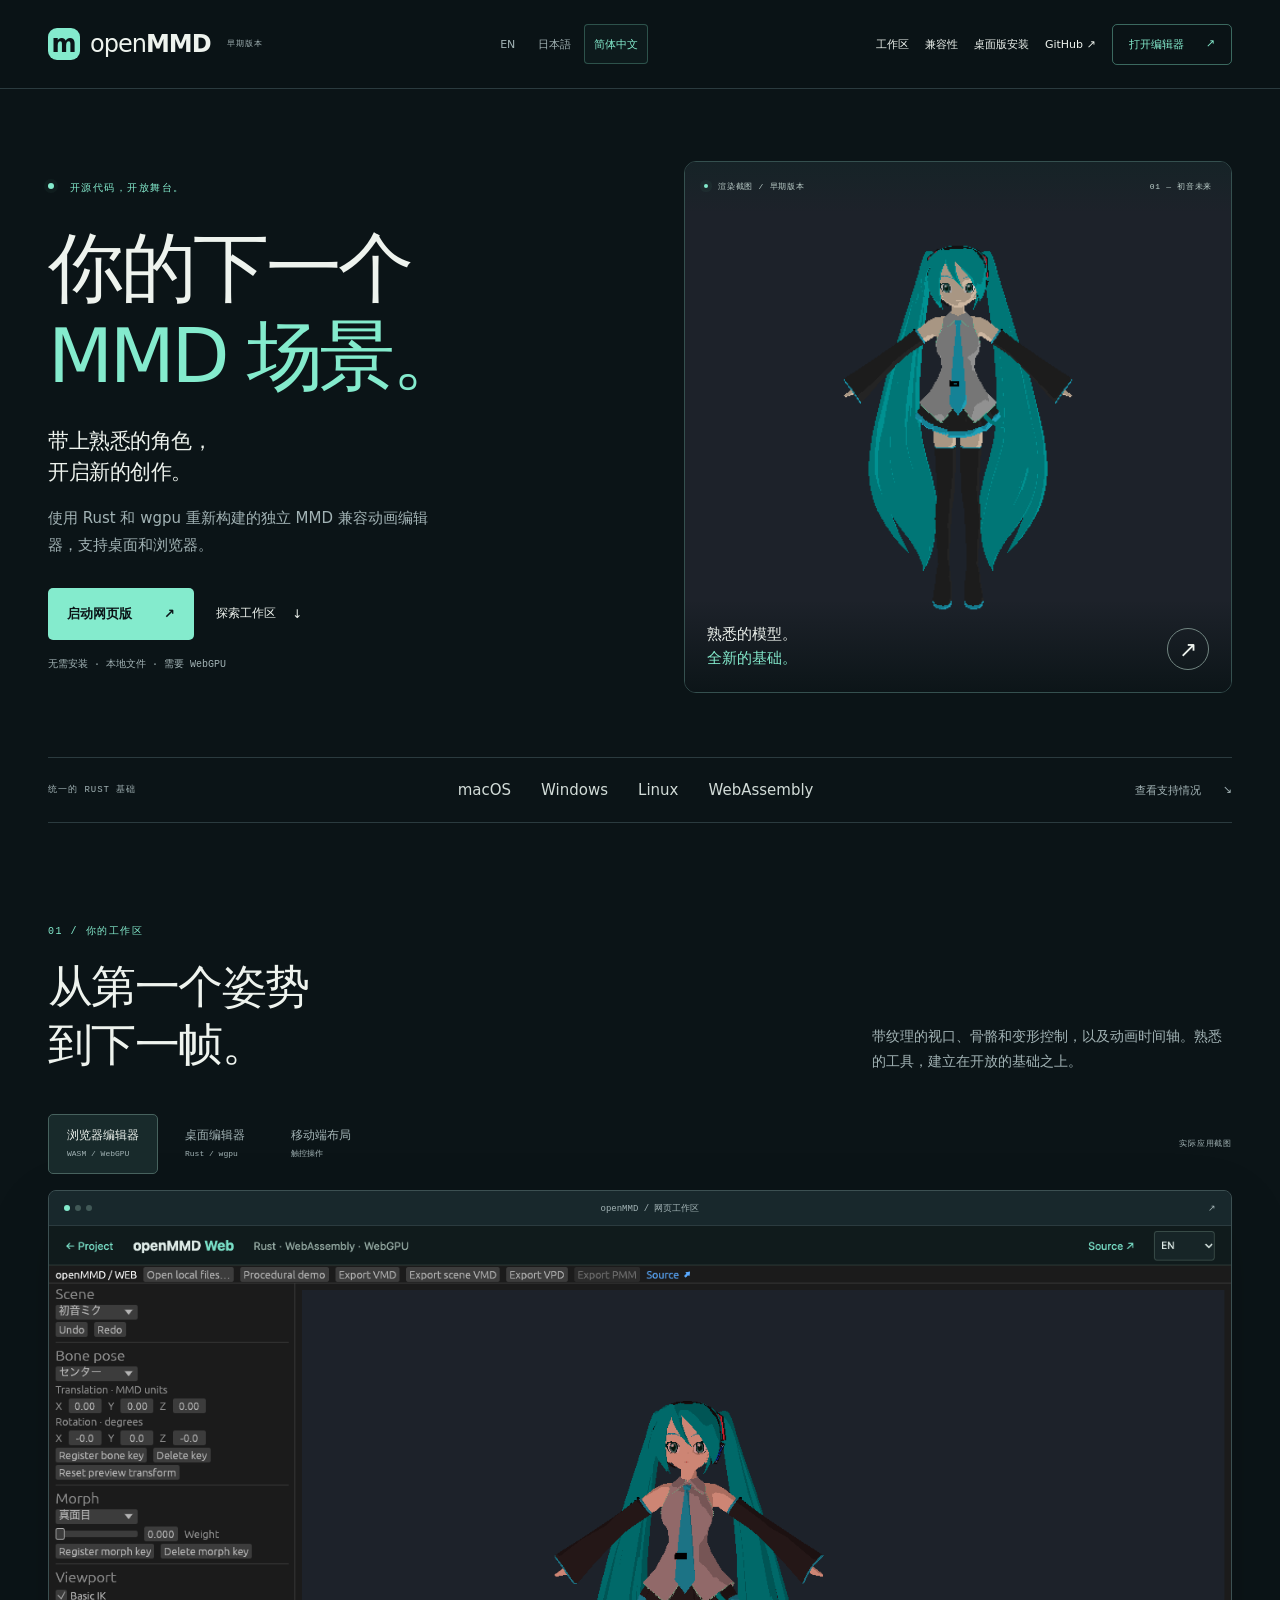
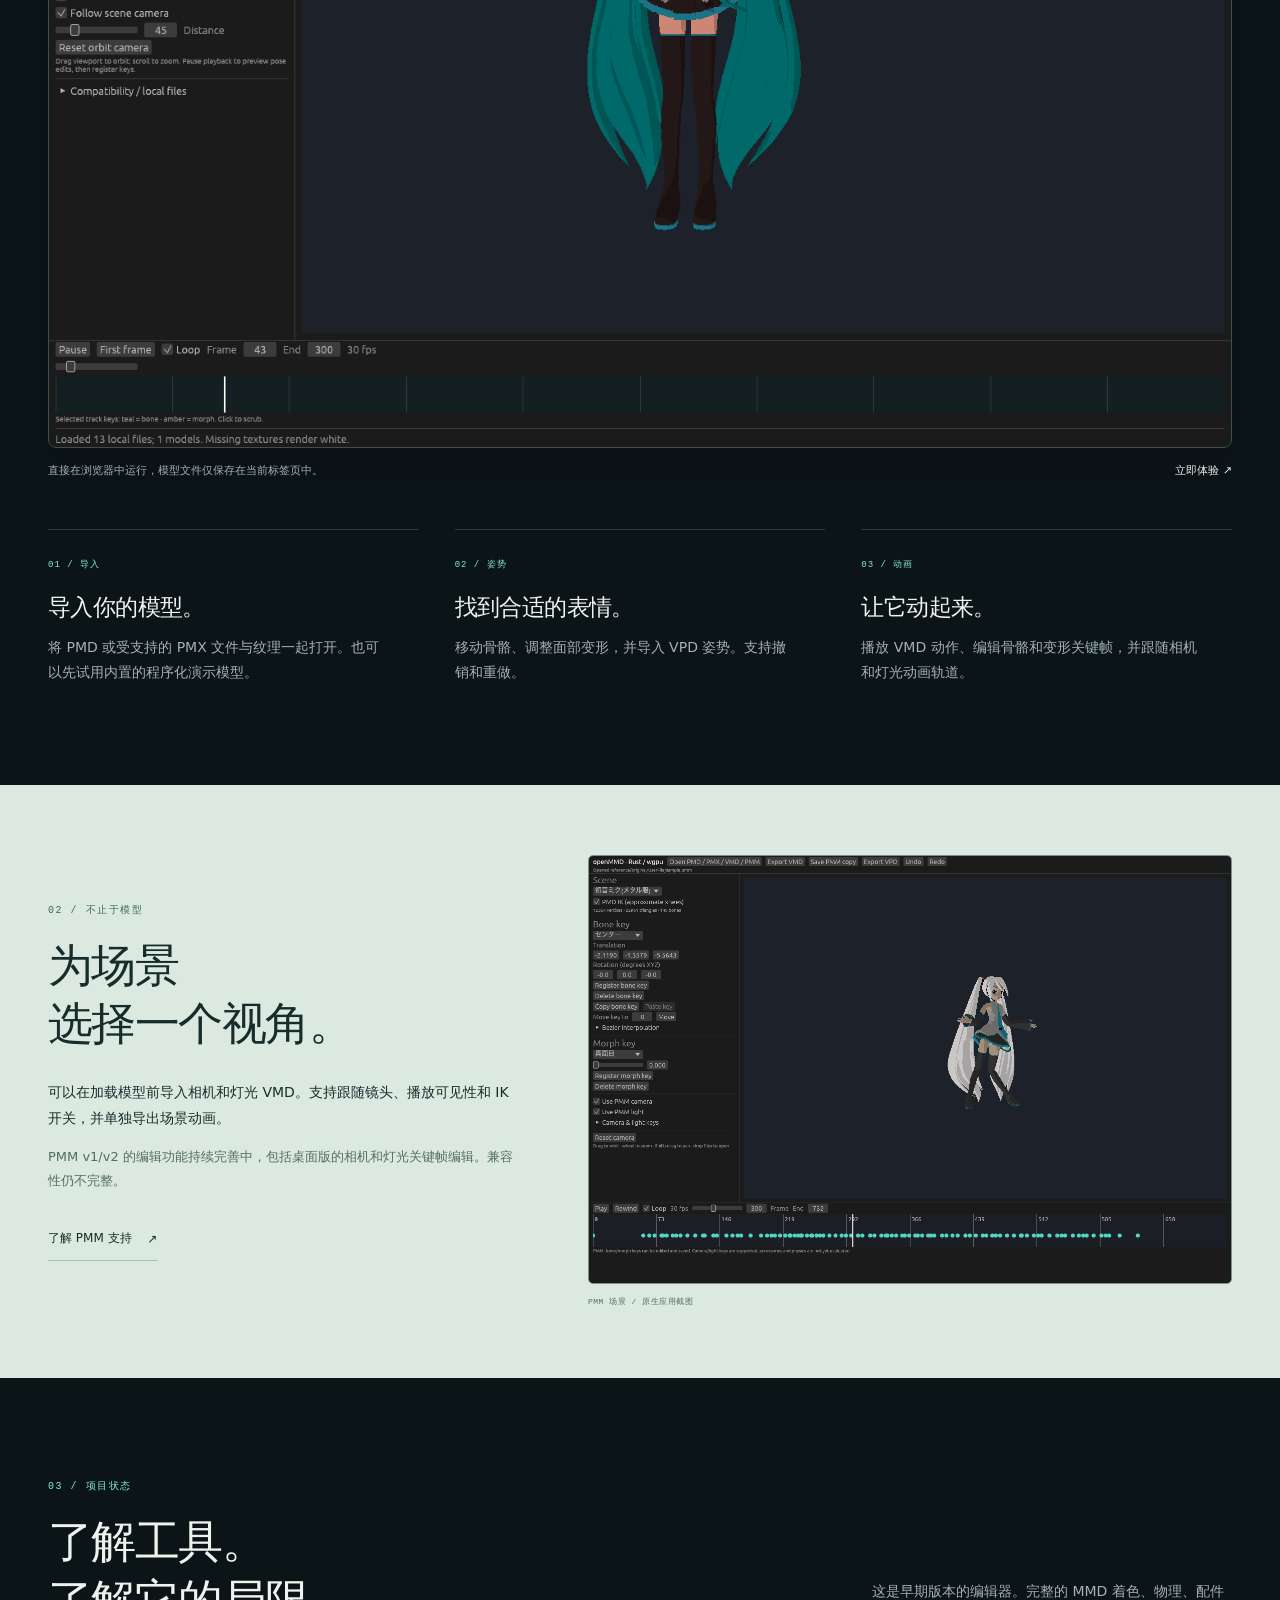
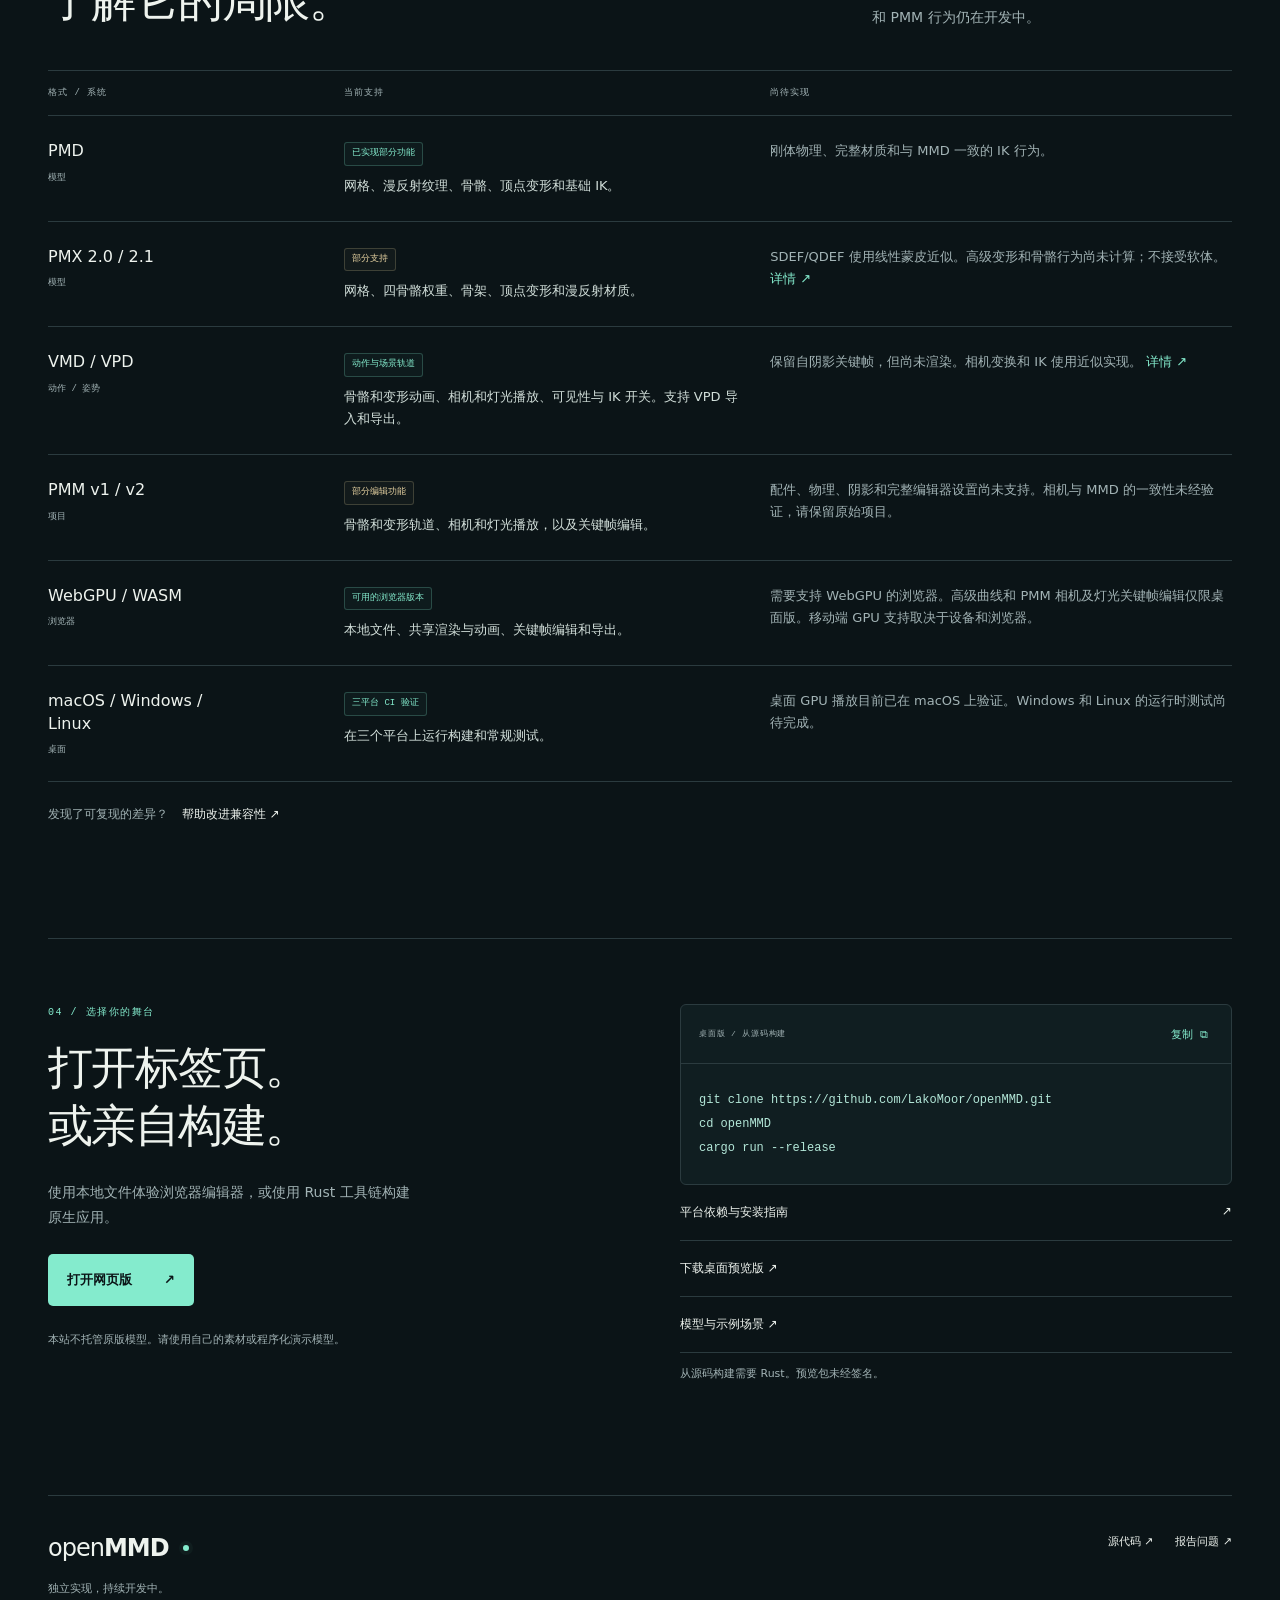
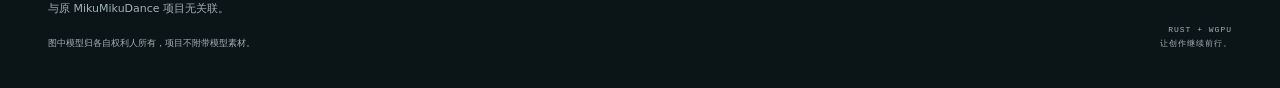
<file: site/zh-Hans/index.html>
<!doctype html>
<html lang="zh-Hans">
<head>
  <meta charset="utf-8">
  <meta name="viewport" content="width=device-width, initial-scale=1">
  <meta name="theme-color" content="#0b1417">
  <meta name="description" content="使用 Rust 和 wgpu 构建的独立开源 MMD 动画编辑器。体验浏览器版，了解桌面构建与格式兼容性。">
  <meta property="og:title" content="openMMD — 创作下一个 MMD 场景">
  <meta property="og:description" content="熟悉的模型，全新的舞台。持续开发中的开源桌面和浏览器编辑器。">
  <meta property="og:image" content="https://lakomoor.github.io/openMMD/assets/web.png">
  <meta property="og:type" content="website">
  <link rel="icon" href="data:image/svg+xml,%3Csvg xmlns='http://www.w3.org/2000/svg' viewBox='0 0 64 64'%3E%3Crect width='64' height='64' rx='16' fill='%230b1417'/%3E%3Cpath d='M13 44V21h9l10 13 10-13h9v23h-9V33L32 46 22 33v11z' fill='%2384ebcd'/%3E%3C/svg%3E">
  <title>openMMD — 创作下一个 MMD 场景</title>
  <link rel="stylesheet" href="../style.css">
  <script src="../app.js" defer></script>


<!-- alternate-links --><link rel="alternate" hreflang="en" href="https://lakomoor.github.io/openMMD/"><link rel="alternate" hreflang="ja" href="https://lakomoor.github.io/openMMD/ja/"><link rel="alternate" hreflang="zh-Hans" href="https://lakomoor.github.io/openMMD/zh-Hans/"><!-- /alternate-links -->
</head>
<body>
  <a class="skip" href="#main">跳转到正文</a>
  <header class="header">
    <div class="wrap header-inner">
      <a class="wordmark" href="#" aria-label="openMMD 首页"><span class="mark" aria-hidden="true">m</span>open<strong>MMD</strong><span class="alpha">早期版本</span></a>
      <button class="menu-toggle" aria-expanded="false" aria-controls="main-nav" type="button">菜单 <span aria-hidden="true">☰</span></button>
      <!-- language-links --><div class="languages" aria-label="语言"><a href="../" lang="en" hreflang="en">EN</a><a href="../ja/" lang="ja" hreflang="ja">日本語</a><a href="../zh-Hans/" lang="zh-Hans" hreflang="zh-Hans" aria-current="page">简体中文</a></div><!-- /language-links -->
      <nav id="main-nav" aria-label="主导航"><a href="#workspace">工作区</a><a href="#compatibility">兼容性</a><a href="#get-started">桌面版安装</a><a href="https://github.com/LakoMoor/openMMD">GitHub ↗</a><a class="nav-launch" href="../app/?lang=zh-Hans">打开编辑器 <span aria-hidden="true">↗</span></a></nav>
    </div>
  </header>
  <main id="main">
    <section class="hero wrap" aria-labelledby="hero-title">
      <div class="hero-copy">
        <p class="eyebrow"><span class="status-dot" aria-hidden="true"></span> 开源代码，开放舞台。</p>
        <h1 id="hero-title">你的下一个<br><span>MMD 场景。</span></h1>
        <p class="hero-description">带上熟悉的角色，<br>开启新的创作。</p>
        <p class="hero-detail">使用 Rust 和 wgpu 重新构建的独立 MMD 兼容动画编辑器，支持桌面和浏览器。</p>
        <div class="hero-actions"><a class="button primary" href="../app/?lang=zh-Hans">启动网页版 <span aria-hidden="true">↗</span></a><a class="text-link" href="#workspace">探索工作区 <span aria-hidden="true">↓</span></a></div>
        <p class="hero-note">无需安装 · 本地文件 · 需要 WebGPU</p>
      </div>
      <figure class="hero-stage">
        <div class="stage-top"><span><i class="status-dot" aria-hidden="true"></i> 渲染截图 / 早期版本</span><span>01 — 初音未来</span></div>
        <a class="screenshot" href="../assets/miku.png" data-caption="openMMD 的实际 wgpu 渲染画面。模型仅作演示，不附带模型素材。" aria-label="查看 openMMD 实际渲染"><img src="../assets/miku.png" alt="由 openMMD 的 Rust 和 wgpu 渲染器绘制的初音未来" width="1200" height="900" fetchpriority="high"></a>
        <figcaption><span>熟悉的模型。<br><strong>全新的基础。</strong></span><a href="../app/?lang=zh-Hans" aria-label="体验 openMMD Web">↗</a></figcaption>
      </figure>
    </section>
    <div class="platforms wrap"><p>统一的 RUST 基础</p><div><span>macOS</span><span>Windows</span><span>Linux</span><span>WebAssembly</span></div><a href="#compatibility">查看支持情况 <span aria-hidden="true">↘</span></a></div>

    <section class="workspace wrap" id="workspace" aria-labelledby="workspace-title">
      <div class="section-heading"><div><p class="eyebrow">01 / 你的工作区</p><h2 id="workspace-title">从第一个姿势<br>到下一帧。</h2></div><p>带纹理的视口、骨骼和变形控制，以及动画时间轴。熟悉的工具，建立在开放的基础之上。</p></div>
      <div class="preview-selector" role="group" aria-label="选择工作区截图"><button type="button" data-preview="browser" aria-pressed="true">浏览器编辑器 <span>WASM / WebGPU</span></button><button type="button" data-preview="desktop" aria-pressed="false">桌面编辑器 <span>Rust / wgpu</span></button><button type="button" data-preview="mobile" aria-pressed="false">移动端布局 <span>触控操作</span></button><span class="capture-label">实际应用截图</span></div>
      <figure class="workspace-capture" data-capture="browser"><a class="screenshot shot-main" href="../assets/web.png" data-caption="加载本地模型及 VMD 相机和灯光轨道的 openMMD Web" aria-label="放大浏览器编辑器截图"><div class="window-bar" aria-hidden="true"><span class="window-dots"><i></i><i></i><i></i></span><span>openMMD / 网页工作区</span><span>↗</span></div><img src="../assets/web.png" alt="显示初音未来模型、骨骼与变形控制和 VMD 播放的浏览器编辑器" width="1440" height="1000" loading="lazy"></a><figcaption><span>直接在浏览器中运行，模型文件仅保存在当前标签页中。</span><a href="../app/?lang=zh-Hans">立即体验 ↗</a></figcaption></figure>
      <figure class="workspace-capture" data-capture="desktop"><a class="screenshot shot-main" href="../assets/editor.png" data-caption="在 macOS 上运行的原生 openMMD 桌面编辑器" aria-label="放大桌面编辑器截图"><div class="window-bar" aria-hidden="true"><span class="window-dots"><i></i><i></i><i></i></span><span>openMMD / 桌面工作区</span><span>↗</span></div><img src="../assets/editor.png" alt="包含模型控制和关键帧时间轴的原生 openMMD 编辑器" width="1440" height="900" loading="lazy"></a><figcaption><span>原生应用，可在你的平台上从源码构建。</span><a href="#get-started">桌面版安装 ↓</a></figcaption></figure>
      <figure class="workspace-capture" data-capture="mobile"><a class="screenshot phone-capture" href="../assets/web-mobile.png" data-caption="以 390 CSS 像素宽度显示本地模型的自适应浏览器编辑器。WebGPU 可用性取决于设备和浏览器。" aria-label="放大移动端编辑器截图"><img src="../assets/web-mobile.png" alt="竖屏 openMMD 编辑器，具有全宽视口和紧凑触控按钮" width="390" height="844" loading="lazy"></a><figcaption><span>舞台占满屏幕宽度。骨骼和变形控制位于“检查器”，导出功能位于“工具”。</span><a href="../app/?lang=zh-Hans">打开编辑器 ↗</a></figcaption></figure>
      <div class="workflow-grid"><article><span class="step">01 / 导入</span><h3>导入你的模型。</h3><p>将 PMD 或受支持的 PMX 文件与纹理一起打开。也可以先试用内置的程序化演示模型。</p></article><article><span class="step">02 / 姿势</span><h3>找到合适的表情。</h3><p>移动骨骼、调整面部变形，并导入 VPD 姿势。支持撤销和重做。</p></article><article><span class="step">03 / 动画</span><h3>让它动起来。</h3><p>播放 VMD 动作、编辑骨骼和变形关键帧，并跟随相机和灯光动画轨道。</p></article></div>
    </section>

    <section class="scene-section" aria-labelledby="scene-title"><div class="wrap scene-grid"><div class="scene-copy"><p class="eyebrow">02 / 不止于模型</p><h2 id="scene-title">为场景<br>选择一个视角。</h2><p>可以在加载模型前导入相机和灯光 VMD。支持跟随镜头、播放可见性和 IK 开关，并单独导出场景动画。</p><p class="muted">PMM v1/v2 的编辑功能持续完善中，包括桌面版的相机和灯光关键帧编辑。兼容性仍不完整。</p><a class="text-link" href="https://github.com/LakoMoor/openMMD/blob/main/docs/pmm.md">了解 PMM 支持 <span aria-hidden="true">↗</span></a></div><figure><a class="screenshot" href="../assets/scene.png" data-caption="带有相机和灯光关键帧控制的 openMMD PMM 场景" aria-label="放大 PMM 场景截图"><img src="../assets/scene.png" alt="在 openMMD 中播放的 PMM 场景，带相机和灯光控制" width="1440" height="900" loading="lazy"></a><figcaption>PMM 场景 / 原生应用截图</figcaption></figure></div></section>

    <section class="compatibility wrap" id="compatibility" aria-labelledby="compatibility-title">
      <div class="section-heading"><div><p class="eyebrow">03 / 项目状态</p><h2 id="compatibility-title">了解工具。<br>了解它的局限。</h2></div><p>这是早期版本的编辑器。完整的 MMD 着色、物理、配件和 PMM 行为仍在开发中。</p></div>
      <table><caption class="sr-only">当前文件格式支持与限制</caption><thead><tr><th scope="col">格式 / 系统</th><th scope="col">当前支持</th><th scope="col">尚待实现</th></tr></thead><tbody>
        <tr><th scope="row"><span class="format">PMD</span><span class="format-note">模型</span></th><td><span class="state">已实现部分功能</span><p>网格、漫反射纹理、骨骼、顶点变形和基础 IK。</p></td><td data-limit-label="尚待实现">刚体物理、完整材质和与 MMD 一致的 IK 行为。</td></tr>
        <tr><th scope="row"><span class="format">PMX 2.0 / 2.1</span><span class="format-note">模型</span></th><td><span class="state partial">部分支持</span><p>网格、四骨骼权重、骨架、顶点变形和漫反射材质。</p></td><td data-limit-label="尚待实现">SDEF/QDEF 使用线性蒙皮近似。高级变形和骨骼行为尚未计算；不接受软体。 <a href="https://github.com/LakoMoor/openMMD/blob/main/docs/pmx.md">详情 ↗</a></td></tr>
        <tr><th scope="row"><span class="format">VMD / VPD</span><span class="format-note">动作 / 姿势</span></th><td><span class="state">动作与场景轨道</span><p>骨骼和变形动画、相机和灯光播放、可见性与 IK 开关。支持 VPD 导入和导出。</p></td><td data-limit-label="尚待实现">保留自阴影关键帧，但尚未渲染。相机变换和 IK 使用近似实现。 <a href="https://github.com/LakoMoor/openMMD/blob/main/docs/vmd.md">详情 ↗</a></td></tr>
        <tr><th scope="row"><span class="format">PMM v1 / v2</span><span class="format-note">项目</span></th><td><span class="state partial">部分编辑功能</span><p>骨骼和变形轨道、相机和灯光播放，以及关键帧编辑。</p></td><td data-limit-label="尚待实现">配件、物理、阴影和完整编辑器设置尚未支持。相机与 MMD 的一致性未经验证，请保留原始项目。</td></tr>
        <tr><th scope="row"><span class="format">WebGPU / WASM</span><span class="format-note">浏览器</span></th><td><span class="state">可用的浏览器版本</span><p>本地文件、共享渲染与动画、关键帧编辑和导出。</p></td><td data-limit-label="尚待实现">需要支持 WebGPU 的浏览器。高级曲线和 PMM 相机及灯光关键帧编辑仅限桌面版。移动端 GPU 支持取决于设备和浏览器。</td></tr>
        <tr><th scope="row"><span class="format">macOS / Windows / Linux</span><span class="format-note">桌面</span></th><td><span class="state">三平台 CI 验证</span><p>在三个平台上运行构建和常规测试。</p></td><td data-limit-label="尚待实现">桌面 GPU 播放目前已在 macOS 上验证。Windows 和 Linux 的运行时测试尚待完成。</td></tr>
      </tbody></table>
      <p class="compatibility-footnote">发现了可复现的差异？ <a href="https://github.com/LakoMoor/openMMD/issues">帮助改进兼容性 ↗</a></p>
    </section>

    <section class="start-section wrap" id="get-started" aria-labelledby="start-title"><div class="start-copy"><p class="eyebrow">04 / 选择你的舞台</p><h2 id="start-title">打开标签页。<br>或亲自构建。</h2><p>使用本地文件体验浏览器编辑器，或使用 Rust 工具链构建原生应用。</p><a class="button primary" href="../app/?lang=zh-Hans">打开网页版 <span aria-hidden="true">↗</span></a><p class="small-note">本站不托管原版模型。请使用自己的素材或程序化演示模型。</p></div><div class="desktop-setup"><div class="terminal"><div class="terminal-label"><span>桌面版 / 从源码构建</span><button class="copy-button" type="button" data-copy aria-label="复制安装命令">复制 ⧉</button></div><pre><code id="setup-commands">git clone https://github.com/LakoMoor/openMMD.git
cd openMMD
cargo run --release</code></pre><span class="copy-status" role="status" aria-live="polite"></span></div><a class="setup-link" href="https://github.com/LakoMoor/openMMD#readme">平台依赖与安装指南 <span aria-hidden="true">↗</span></a><a class="setup-link" href="https://github.com/LakoMoor/openMMD/releases">下载桌面预览版 ↗</a><a class="setup-link" href="https://github.com/LakoMoor/openMMD/tree/main/examples">模型与示例场景 ↗</a><p class="small-note">从源码构建需要 Rust。预览包未经签名。</p></div></section>
  </main>
  <footer class="footer wrap"><div><a class="wordmark" href="#">open<strong>MMD</strong><span class="status-dot" aria-hidden="true"></span></a><p>独立实现，持续开发中。<br>与原 MikuMikuDance 项目无关联。</p><p class="small-note">图中模型归各自权利人所有，项目不附带模型素材。</p></div><div class="footer-right"><a href="https://github.com/LakoMoor/openMMD">源代码 ↗</a><a href="https://github.com/LakoMoor/openMMD/issues">报告问题 ↗</a><span>RUST + WGPU<br>让创作继续前行。</span></div></footer>
  <dialog class="lightbox" aria-labelledby="lightbox-caption"><button class="lightbox-close" type="button" aria-label="关闭截图">关闭 <span aria-hidden="true">×</span></button><img alt=""><p id="lightbox-caption"></p></dialog>
</body>
</html>
</file>
<file: site/style.css>
:root {
  --ink:#0b1417; --panel:#142125; --line:#2b3b3f; --paper:#eef3ee;
  --muted:#a2b3b5; --teal:#84ebcd; --mono:ui-monospace,SFMono-Regular,Consolas,monospace;
  color-scheme:dark; font-family:"Helvetica Neue",Helvetica,Arial,sans-serif;
  background:var(--ink); color:var(--paper); font-size:16px;
}
*{box-sizing:border-box}html{scroll-behavior:smooth;scroll-padding-top:112px}body{margin:0}button{font:inherit}a{color:inherit;text-decoration:none}button,a{-webkit-tap-highlight-color:transparent}button{cursor:pointer}button:disabled{cursor:default}a:focus-visible,button:focus-visible{outline:2px solid var(--teal);outline-offset:5px}::selection{background:var(--teal);color:var(--ink)}img{max-width:100%}[hidden]{display:none!important}.wrap{width:min(1280px,calc(100% - 96px));margin-inline:auto}.skip{position:fixed;top:-100px;left:16px;background:var(--teal);color:var(--ink);padding:16px;z-index:50}.skip:focus{top:16px}.header{position:sticky;top:0;z-index:10;border-bottom:1px solid var(--line);background:#0b1417f5;backdrop-filter:blur(16px)}.header-inner{min-height:88px;display:flex;align-items:center;justify-content:space-between;gap:24px}.wordmark{display:inline-flex;align-items:center;font-size:24px;letter-spacing:-1px;white-space:nowrap}.wordmark strong{font-weight:750}.mark{display:grid;place-content:center;width:32px;height:32px;background:var(--teal);color:var(--ink);border-radius:9px;font-weight:900;margin-right:10px;letter-spacing:-2px;padding-right:2px}.alpha{margin-left:16px;font:8px/1.4 var(--mono);letter-spacing:1px;color:var(--muted);max-width:44px;white-space:normal}.header nav{display:flex;gap:26px;align-items:center;font-size:12px}.header nav a{padding-block:15px}.header nav a:hover,.text-link:hover,.setup-link:hover,figcaption a:hover,.footer a:hover{color:var(--teal)}.header nav .nav-launch{padding:12px 16px;border:1px solid #84ebcd66;color:var(--teal);border-radius:5px;display:flex;gap:22px}.menu-toggle{display:none}.hero{display:grid;grid-template-columns:1.05fr 1fr;gap:60px;align-items:center;padding-block:72px 64px}.eyebrow{font:10px/1.8 var(--mono);letter-spacing:1.5px;color:var(--teal);margin:0}.status-dot{display:inline-block;background:var(--teal);width:6px;height:6px;border-radius:50%;vertical-align:2px;margin-right:8px;box-shadow:0 0 0 4px #84ebcd0a}h1{font-size:clamp(64px,6.7vw,98px);font-weight:500;line-height:1.01;letter-spacing:-6px;margin:27px 0 26px}h1 span{color:var(--teal)}.hero-description{font-size:23px;line-height:1.45;letter-spacing:-.5px;margin:0 0 18px}.hero-detail{font-size:15px;line-height:1.75;color:var(--muted);max-width:390px;margin:0}.hero-actions{display:flex;align-items:center;flex-wrap:wrap;gap:22px;margin-top:30px}.button{display:inline-flex;align-items:center;justify-content:space-between;gap:32px;min-height:52px;padding:15px 19px;font-size:13px;font-weight:600;border-radius:5px;transition:background .2s,transform .2s}.primary{background:var(--teal);color:var(--ink)}.primary:hover{background:#adf5e0;transform:translateY(-2px)}.text-link{display:inline-flex;align-items:center;gap:16px;font-size:12px;min-height:44px}.hero-note{font:10px/1.8 var(--mono);color:var(--muted);margin:16px 0 0}.hero-stage{margin:0;border:1px solid #35504f;border-radius:12px;overflow:hidden;position:relative;background:#1e2730}.stage-top{position:absolute;top:0;left:0;right:0;display:flex;justify-content:space-between;gap:12px;padding:19px;font:8px/1.6 var(--mono);color:#bed0cc;letter-spacing:.7px;z-index:1;background:linear-gradient(#162327,transparent)}.stage-top .status-dot{vertical-align:1px;width:4px;height:4px;margin-right:5px}.hero-stage img{display:block;width:100%;height:530px;object-fit:cover}.hero-stage figcaption{position:absolute;bottom:0;left:0;right:0;display:flex;align-items:flex-end;justify-content:space-between;padding:22px;background:linear-gradient(transparent,#0b1417ef);pointer-events:none}.hero-stage figcaption>span{font-size:15px;line-height:1.6}.hero-stage figcaption strong{font-weight:500;color:var(--teal)}.hero-stage figcaption>a{display:grid;place-content:center;border:1px solid #718581;width:42px;height:42px;border-radius:50%;font-size:22px;pointer-events:auto}.screenshot{display:block;cursor:zoom-in}.platforms{display:flex;align-items:center;justify-content:space-between;gap:24px;border-top:1px solid var(--line);border-bottom:1px solid var(--line);padding-block:23px}.platforms>p{font:9px/1.6 var(--mono);letter-spacing:1px;color:var(--muted);margin:0}.platforms>div{display:flex;gap:30px;font-size:15px;color:#d2dcd8}.platforms>a{font-size:11px;color:var(--muted);display:flex;gap:22px}.workspace,.compatibility{padding-block:100px}.section-heading{display:flex;justify-content:space-between;align-items:flex-end;gap:48px;margin-bottom:40px}h2{font-size:clamp(34px,3.5vw,50px);font-weight:500;line-height:1.12;letter-spacing:-2px;margin:17px 0 0}.section-heading>p{max-width:360px;color:var(--muted);font-size:14px;line-height:1.8;margin:0}.preview-selector{display:none;align-items:center;gap:8px;margin-bottom:16px}.js .preview-selector{display:flex}.preview-selector button{padding:12px 18px;min-height:48px;background:transparent;border:1px solid transparent;border-radius:5px;color:var(--muted);font-size:12px;text-align:left}.preview-selector button[aria-pressed=true]{border-color:#47625e;background:#182a2b;color:var(--paper)}.preview-selector button span{display:block;font:8px/1.7 var(--mono);color:var(--muted);margin-top:3px}.capture-label{margin-left:auto;font:8px/1.5 var(--mono);color:var(--muted);letter-spacing:.8px}.workspace-capture{margin:0 0 25px}.phone-capture{max-width:320px;margin-inline:auto;border:1px solid #3c5052;border-radius:12px;overflow:hidden}.phone-capture img{width:100%;height:auto;display:block}.shot-main{border:1px solid #3c5052;border-radius:8px;overflow:hidden;background:#1e2730;box-shadow:0 22px 65px #0002}.shot-main:hover{border-color:var(--teal)}.window-bar{display:flex;justify-content:space-between;align-items:center;gap:12px;height:35px;padding-inline:15px;background:#18282c;border-bottom:1px solid var(--line);color:var(--muted);font:9px var(--mono)}.window-dots{display:flex;gap:5px}.window-dots i{width:6px;height:6px;border-radius:50%;background:#415957}.window-dots i:first-child{background:var(--teal)}.shot-main img{display:block;width:100%;height:auto}.workspace-capture figcaption{display:flex;justify-content:space-between;gap:18px;color:var(--muted);font-size:11px;line-height:1.6;margin-top:14px}.workspace-capture figcaption a{color:var(--paper)}.workflow-grid{display:grid;grid-template-columns:repeat(3,minmax(0,1fr));gap:36px;margin-top:50px}.workflow-grid article{border-top:1px solid var(--line);padding-top:22px}.step{font:9px/1.6 var(--mono);letter-spacing:1px;color:var(--teal)}h3{font-size:23px;font-weight:500;letter-spacing:-.6px;margin:19px 0 12px}.workflow-grid p{font-size:14px;line-height:1.8;color:var(--muted);margin:0;max-width:340px}.scene-section{background:#dce9e1;color:#172d2c;padding-block:70px}.scene-grid{display:grid;grid-template-columns:.85fr 1.15fr;gap:64px;align-items:center}.scene-section .eyebrow{color:#386c5e}.scene-copy>p:not(.eyebrow){font-size:14px;line-height:1.85;margin:26px 0 0}.scene-copy>p.muted{color:#536d65;font-size:13px;margin-top:14px}.scene-copy .text-link{margin-top:24px;border-bottom:1px solid #abc1b6}.scene-copy .text-link:hover{color:#26705b}.scene-section figure{margin:0;min-width:0}.scene-section img{width:100%;display:block;height:auto;border:1px solid #78938c;border-radius:5px}.scene-section figcaption{font:8px/1.6 var(--mono);color:#506e64;margin-top:12px;letter-spacing:.5px}table{width:100%;border-collapse:collapse;table-layout:fixed;font-size:13px;line-height:1.7}th,td{text-align:left;vertical-align:top;padding:24px 28px 24px 0;border-bottom:1px solid var(--line)}thead th{font:9px/1.6 var(--mono);letter-spacing:1px;color:var(--muted);padding-block:15px;border-top:1px solid var(--line)}th:first-child{width:25%}th:nth-child(2){width:36%}th:nth-child(3){width:39%}tbody th{font-weight:500}.format{display:block;font-size:16px;line-height:1.4;max-width:190px}.format-note{font:9px/1.6 var(--mono);color:var(--muted);display:block;margin-top:8px}.state{font:9px/1.5 var(--mono);border:1px solid #84ebcd3b;color:var(--teal);background:#84ebcd08;padding:4px 7px;display:inline-block;border-radius:3px;margin-bottom:9px}.partial{color:#e6d2a1;background:#e6d2a108;border-color:#e6d2a135}td{color:var(--muted)}td p{margin:0;color:#d2dfda}td a{color:var(--teal);white-space:nowrap}td:last-child{padding-right:0}.compatibility-footnote{color:var(--muted);font-size:12px;margin-top:22px;line-height:1.8}.compatibility-footnote a{margin-left:10px;color:var(--paper)}.start-section{display:grid;grid-template-columns:1fr 1fr;gap:80px;padding-block:65px 100px;border-top:1px solid var(--line)}.start-copy>p:not(.eyebrow){font-size:14px;line-height:1.8;color:var(--muted);max-width:370px;margin:24px 0}.start-copy .small-note,.small-note{font-size:11px!important;line-height:1.8;color:var(--muted)}.desktop-setup{min-width:0;align-self:center}.terminal{background:#101e21;border:1px solid var(--line);border-radius:6px;overflow:hidden}.terminal-label{display:flex;justify-content:space-between;align-items:center;gap:12px;border-bottom:1px solid var(--line);padding:14px 18px;font:8px/1.6 var(--mono);letter-spacing:.8px;color:var(--muted)}.copy-button{border:0;background:none;color:var(--teal);font:11px var(--mono);min-height:30px;padding:5px}.terminal pre{padding:24px 18px;margin:0;overflow:auto;font:12px/2 var(--mono);color:#b3e7d8}.copy-status{display:block;font:10px/1.7 var(--mono);color:var(--teal);padding-inline:18px}.copy-status:not(:empty){padding-bottom:15px}.setup-link{display:flex;justify-content:space-between;font-size:12px;padding-block:19px;border-bottom:1px solid var(--line)}.footer{display:flex;justify-content:space-between;gap:32px;border-top:1px solid var(--line);padding-block:38px 42px}.footer .status-dot{margin-left:14px}.footer p{font-size:11px;line-height:1.8;color:var(--muted);margin:17px 0 0}.footer .small-note{font-size:9px!important}.footer-right{display:flex;flex-wrap:wrap;justify-content:flex-end;align-content:space-between;gap:22px;font-size:11px;max-width:250px}.footer-right>span{width:100%;text-align:right;font:8px/1.8 var(--mono);letter-spacing:1px;color:var(--muted)}.sr-only{position:absolute;width:1px;height:1px;margin:-1px;overflow:hidden;clip-path:inset(50%);white-space:nowrap}.lightbox{width:min(1500px,96vw);max-height:94dvh;padding:58px 20px 16px;border:1px solid #45665e;border-radius:8px;background:var(--ink);color:var(--paper)}.lightbox::backdrop{background:#040b0dee;backdrop-filter:blur(8px)}.lightbox img{display:block;width:100%;max-height:calc(90dvh - 130px);object-fit:contain}.lightbox-close{position:absolute;top:12px;right:16px;min-height:36px;display:flex;align-items:center;gap:22px;border:0;background:none;color:var(--paper);font-size:12px}.lightbox-close span{font-size:24px}.lightbox p{font:10px/1.7 var(--mono);color:var(--muted);margin:14px 0 0}body.modal-open{overflow:hidden}
@media(max-width:1100px){.wrap{width:calc(100% - 56px)}.header nav{gap:18px}.alpha{display:none}.hero{gap:28px;padding-top:48px}h1{letter-spacing:-4px;font-size:clamp(60px,7.5vw,80px)}.hero-stage img{height:490px}.hero-actions{gap:14px}.hero-description{font-size:21px}.platforms>div{gap:20px;font-size:13px}.scene-grid{gap:36px}.start-section{gap:40px}.terminal pre{font-size:10px}}
@media(max-width:760px){html{scroll-padding-top:90px}.wrap{width:calc(100% - 40px)}.header-inner{min-height:72px;flex-wrap:wrap;gap:0;padding-block:12px}.wordmark{font-size:22px}.mark{width:29px;height:29px}.js .menu-toggle{display:flex;align-items:center;gap:18px;margin-left:auto;min-height:44px;border:1px solid var(--line);background:transparent;color:var(--paper);padding:8px 12px;border-radius:5px;font-size:12px}.header nav{width:100%;display:flex;flex-direction:column;align-items:stretch;gap:0;padding-top:10px}.js .header nav:not(.is-open){display:none}.header nav a{padding:14px 4px;border-top:1px solid var(--line);font-size:14px}.header nav .nav-launch{margin-top:10px;justify-content:space-between}.hero{grid-template-columns:1fr;gap:30px;padding-block:40px 30px}.hero .eyebrow{font-size:9px}h1{font-size:clamp(54px,12vw,86px);letter-spacing:-3.7px;margin-block:24px}.hero-description{font-size:21px;margin-bottom:14px}.hero-detail{font-size:14px;max-width:440px}.hero-actions{gap:14px 20px;margin-top:24px}.button{min-height:50px;font-size:13px;padding:14px 17px}.hero-note{font-size:9px}.hero-stage img{height:auto;max-height:460px;aspect-ratio:1.15;object-fit:cover}.stage-top{padding:15px;font-size:7px}.hero-stage figcaption{padding:18px}.hero-stage figcaption>span{font-size:13px}.platforms{flex-wrap:wrap;gap:16px;padding-block:22px}.platforms>p{font-size:8px}.platforms>div{width:100%;order:3;justify-content:space-between;gap:10px;font-size:13px}.platforms>a{font-size:10px;gap:12px;margin-left:auto}.workspace,.compatibility{padding-block:64px}.section-heading{flex-direction:column;align-items:flex-start;gap:20px;margin-bottom:28px}.eyebrow{font-size:9px}h2{font-size:36px;letter-spacing:-1.6px}.section-heading>p{font-size:14px;max-width:100%}.preview-selector{gap:6px}.preview-selector button{flex:1;padding:10px 12px;font-size:11px}.capture-label{display:none}.window-bar{height:28px;font-size:7px;padding-inline:10px}.window-dots i{width:5px;height:5px}.workspace-capture figcaption{font-size:10px;flex-wrap:wrap;gap:8px}.workflow-grid{grid-template-columns:1fr;gap:25px;margin-top:32px}.workflow-grid article{padding-top:19px}h3{font-size:22px;margin-block:12px 10px}.workflow-grid p{font-size:14px;max-width:100%}.scene-section{padding-block:50px}.scene-grid{grid-template-columns:1fr;gap:30px}.scene-copy>p:not(.eyebrow){margin-top:22px}.scene-copy .text-link{margin-top:16px}.scene-section figcaption{font-size:7px}table,tbody{display:block;width:100%}thead{position:absolute;width:1px;height:1px;overflow:hidden;clip-path:inset(50%)}tbody{display:grid;gap:15px}tr{display:grid;grid-template-columns:minmax(0,1fr);border:1px solid var(--line);border-radius:6px;padding:20px;background:#101d20}th,td{display:block!important;width:auto!important;padding:0;border:0}tbody th{display:flex!important;align-items:baseline;justify-content:space-between;gap:12px;padding-bottom:15px;margin-bottom:16px;border-bottom:1px solid var(--line)}.format{font-size:17px;max-width:none}.format-note{margin:0;font-size:9px;flex-shrink:0}td{font-size:13px;line-height:1.8}td:last-child{margin-top:15px;padding-top:14px;border-top:1px solid var(--line)}td:last-child:before{content:attr(data-limit-label);display:block;font:8px/1.6 var(--mono);letter-spacing:1px;margin-bottom:6px;color:#c7d5ce}.state{font-size:8px}.compatibility-footnote{font-size:11px;margin-top:20px}.compatibility-footnote a{display:block;margin:3px 0 0;min-height:36px}.start-section{grid-template-columns:1fr;gap:30px;padding-block:46px 60px}.terminal pre{font-size:clamp(9px,2.6vw,12px);padding:20px 14px}.terminal-label{padding-inline:14px;font-size:7px}.footer{flex-direction:column;padding-block:30px;gap:24px}.footer-right{max-width:none;justify-content:flex-start;gap:24px}.footer-right>span{text-align:left;margin-top:2px}.footer p{font-size:10px}.footer .small-note{max-width:310px}.lightbox{padding:56px 10px 12px}.lightbox-close{min-height:44px;top:5px}.lightbox p{font-size:9px}.lightbox img{max-height:calc(90dvh - 150px)}}
@media(max-width:360px){.wrap{width:calc(100% - 32px)}h1{font-size:52px}.hero-actions{align-items:stretch;flex-direction:column}.hero-actions .text-link{justify-content:center}.platforms>div{font-size:11px}.stage-top{font-size:6px;gap:6px}.terminal pre{font-size:8px}}
@media(prefers-reduced-motion:reduce){html{scroll-behavior:auto}*,*::before,*::after{animation:none!important;transition:none!important}.primary:hover{transform:none}}

.languages{display:flex;align-items:center;gap:3px;flex-shrink:0}.languages a{display:flex;align-items:center;justify-content:center;min-height:40px;padding:7px 9px;border:1px solid transparent;border-radius:4px;color:var(--muted);font-size:11px;white-space:nowrap}.languages a[aria-current=page]{color:var(--teal);border-color:#84ebcd44;background:#84ebcd08}.languages a:hover{color:var(--teal)}
html:lang(ja),html:lang(zh-Hans){font-family:system-ui,"Noto Sans CJK JP","Noto Sans CJK SC",sans-serif}html:lang(ja) h1,html:lang(zh-Hans) h1{font-size:clamp(56px,5.9vw,86px);letter-spacing:-.045em;line-height:1.16}html:lang(ja) h2,html:lang(zh-Hans) h2{letter-spacing:-.035em;line-height:1.3}html:lang(ja) .hero-description,html:lang(zh-Hans) .hero-description{font-size:21px}html:lang(ja) .header nav,html:lang(zh-Hans) .header nav{gap:16px;font-size:11px}.header-inner{column-gap:18px}.header nav{gap:20px}
@media(max-width:1200px) and (min-width:761px){.header-inner{flex-wrap:wrap;padding-block:14px;row-gap:6px}.header nav{width:100%;justify-content:flex-end}.languages{margin-left:auto}.header-inner .wordmark{margin-right:auto}}
@media(max-width:760px){.header-inner{column-gap:8px}.header-inner .wordmark{font-size:20px}.languages{margin-left:auto;gap:0}.languages a{font-size:10px;padding:5px 6px;min-height:40px}.js .menu-toggle{margin-left:0;gap:8px;font-size:11px;padding:8px}.js .menu-toggle span{display:none}html:lang(ja) h1,html:lang(zh-Hans) h1{font-size:clamp(45px,10.7vw,76px)}html:lang(ja) .hero-description,html:lang(zh-Hans) .hero-description{font-size:19px}.header nav{gap:0!important}.alpha{display:none}}
@media(max-width:360px){.header-inner{column-gap:5px}.header-inner .wordmark{font-size:18px}.mark{width:25px;height:25px;margin-right:6px}.languages a{padding:5px;font-size:9px}.js .menu-toggle{padding:6px;font-size:10px}}
</file>
